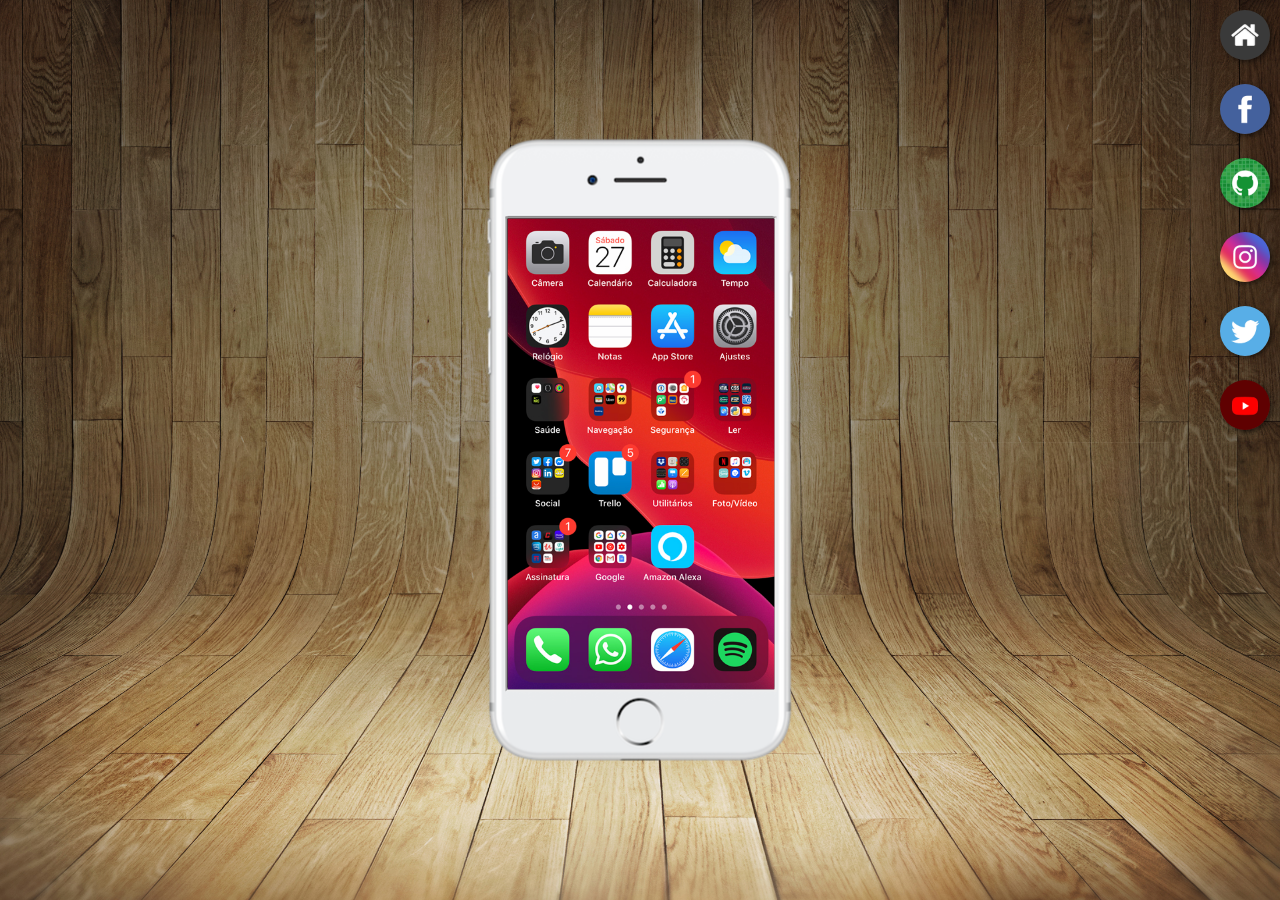
<file: index.html>
<!DOCTYPE html>
<html lang="pt-br">
<head>
    <meta charset="UTF-8">
    <meta http-equiv="X-UA-Compatible" content="IE=edge">
    <meta name="viewport" content="width=device-width, initial-scale=1.0">
    <link rel="shortcut icon" href="favicon.ico" type="image/x-icon">
    <link rel="stylesheet" href="estilos/style.css">
    <title>Projeto Redes Sociais</title>
</head>
<body>
    <main>
        <section id="telefone">
            <iframe src="home.html" name="tela" id="tela"></iframe>
        </section>
        <section id="redes-sociais">
            <a href="home.html" target="tela"><img src="imagens/logo-home.jpg" alt="Home"></a> <br>
            <a href="facebook.html" target="tela"><img src="imagens/logo-facebook.jpg" alt="Facebook"></a> <br>
            <a href="github.html" target="tela"><img src="imagens/logo-github.jpg" alt="GitHub"></a> <br>
            <a href="instagram.html" target="tela"><img src="imagens/logo-instagram.jpg" alt="Instagram"></a> <br>
            <a href="twitter.html" target="tela"><img src="imagens/logo-twitter.jpg" alt="Twitter"></a> <br>
            <a href="youtube.html" target="tela"><img src="imagens/logo-youtube.jpg" alt="Youtube"></a>
        </section>
    </main>
</body>
</html>
</file>
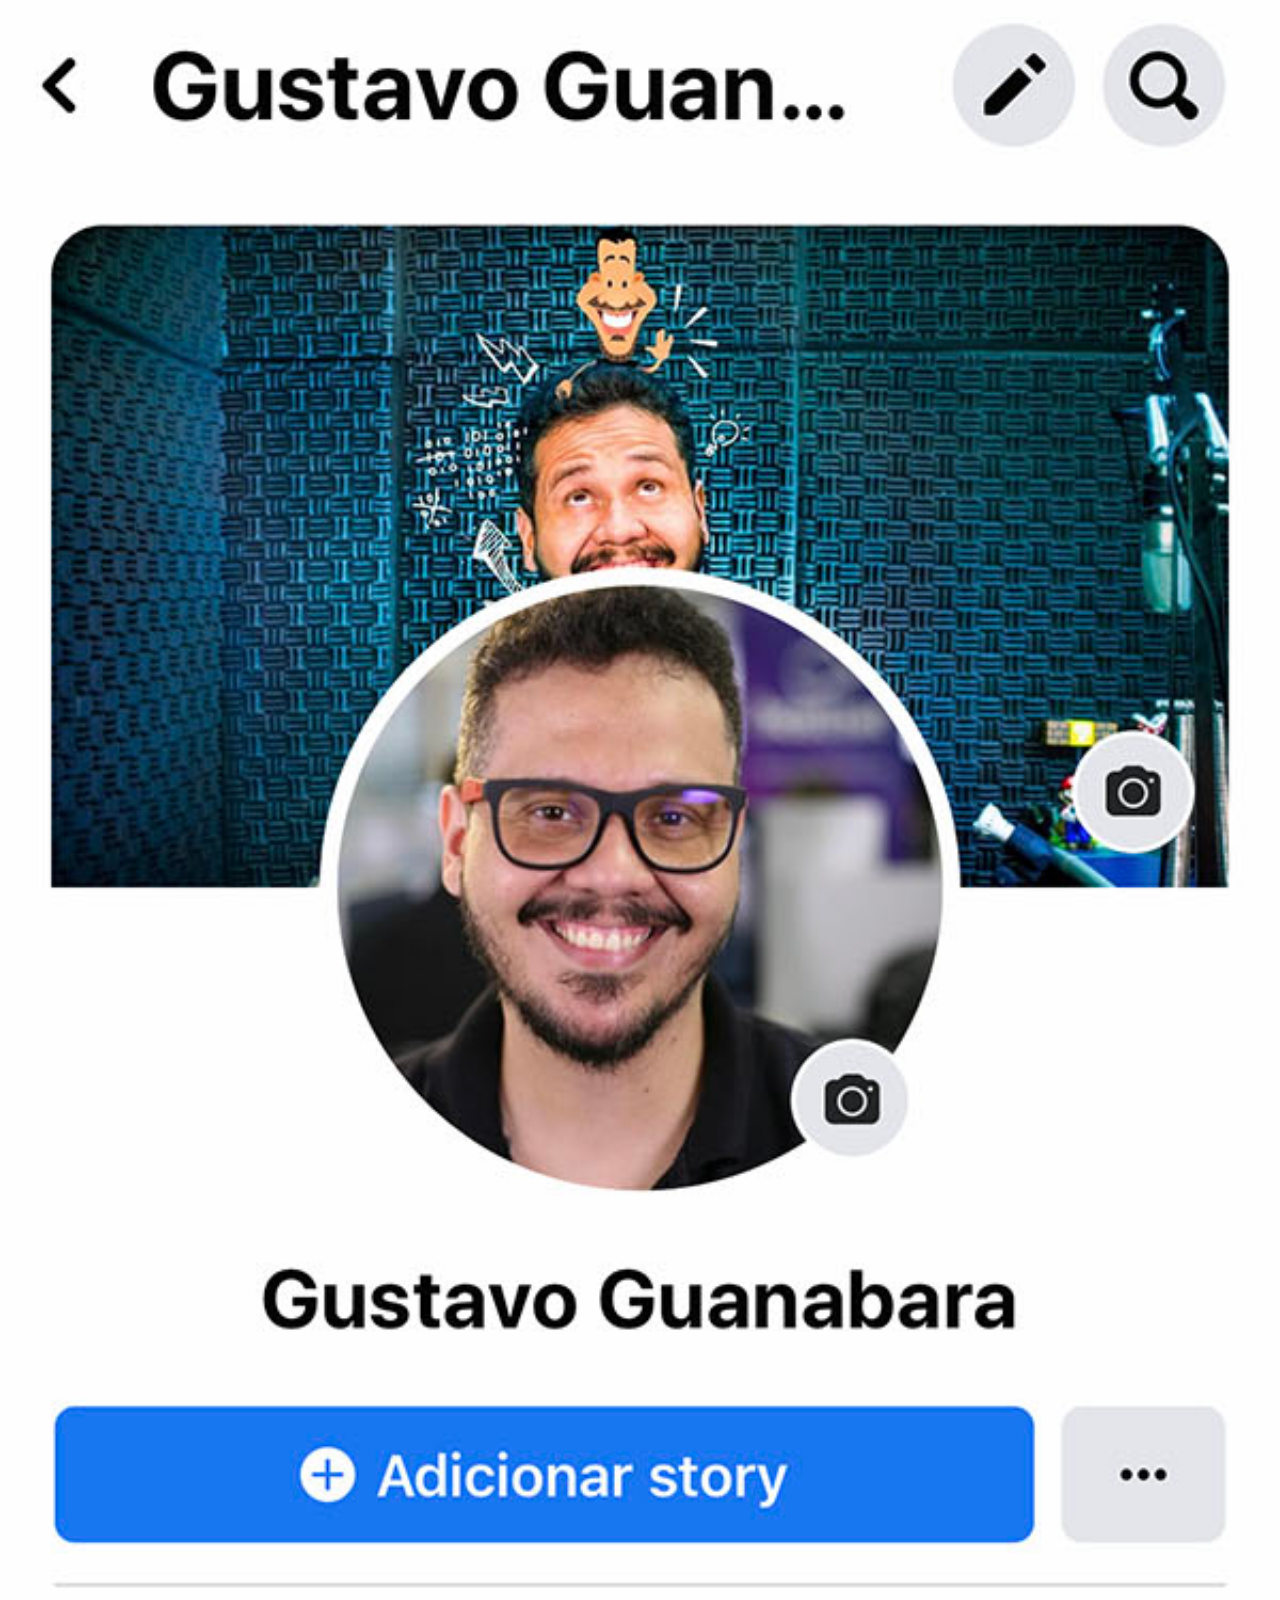
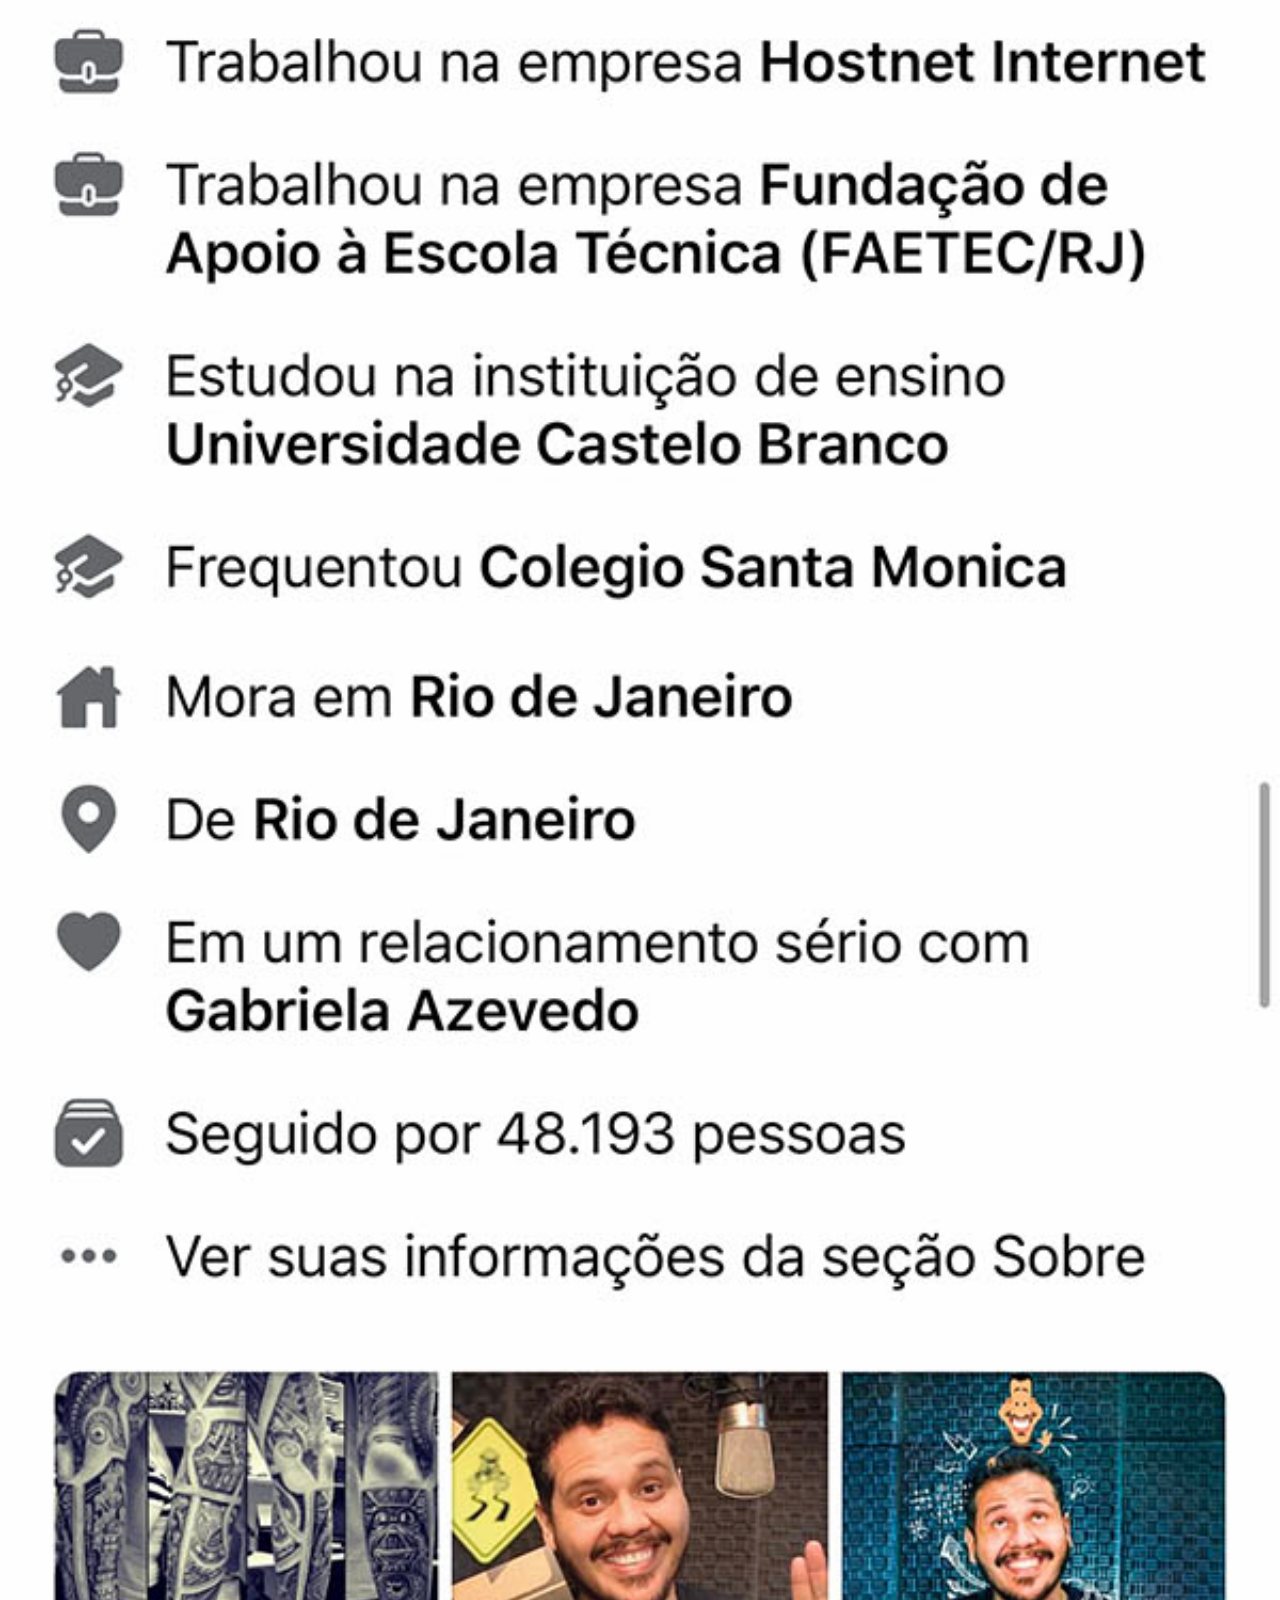
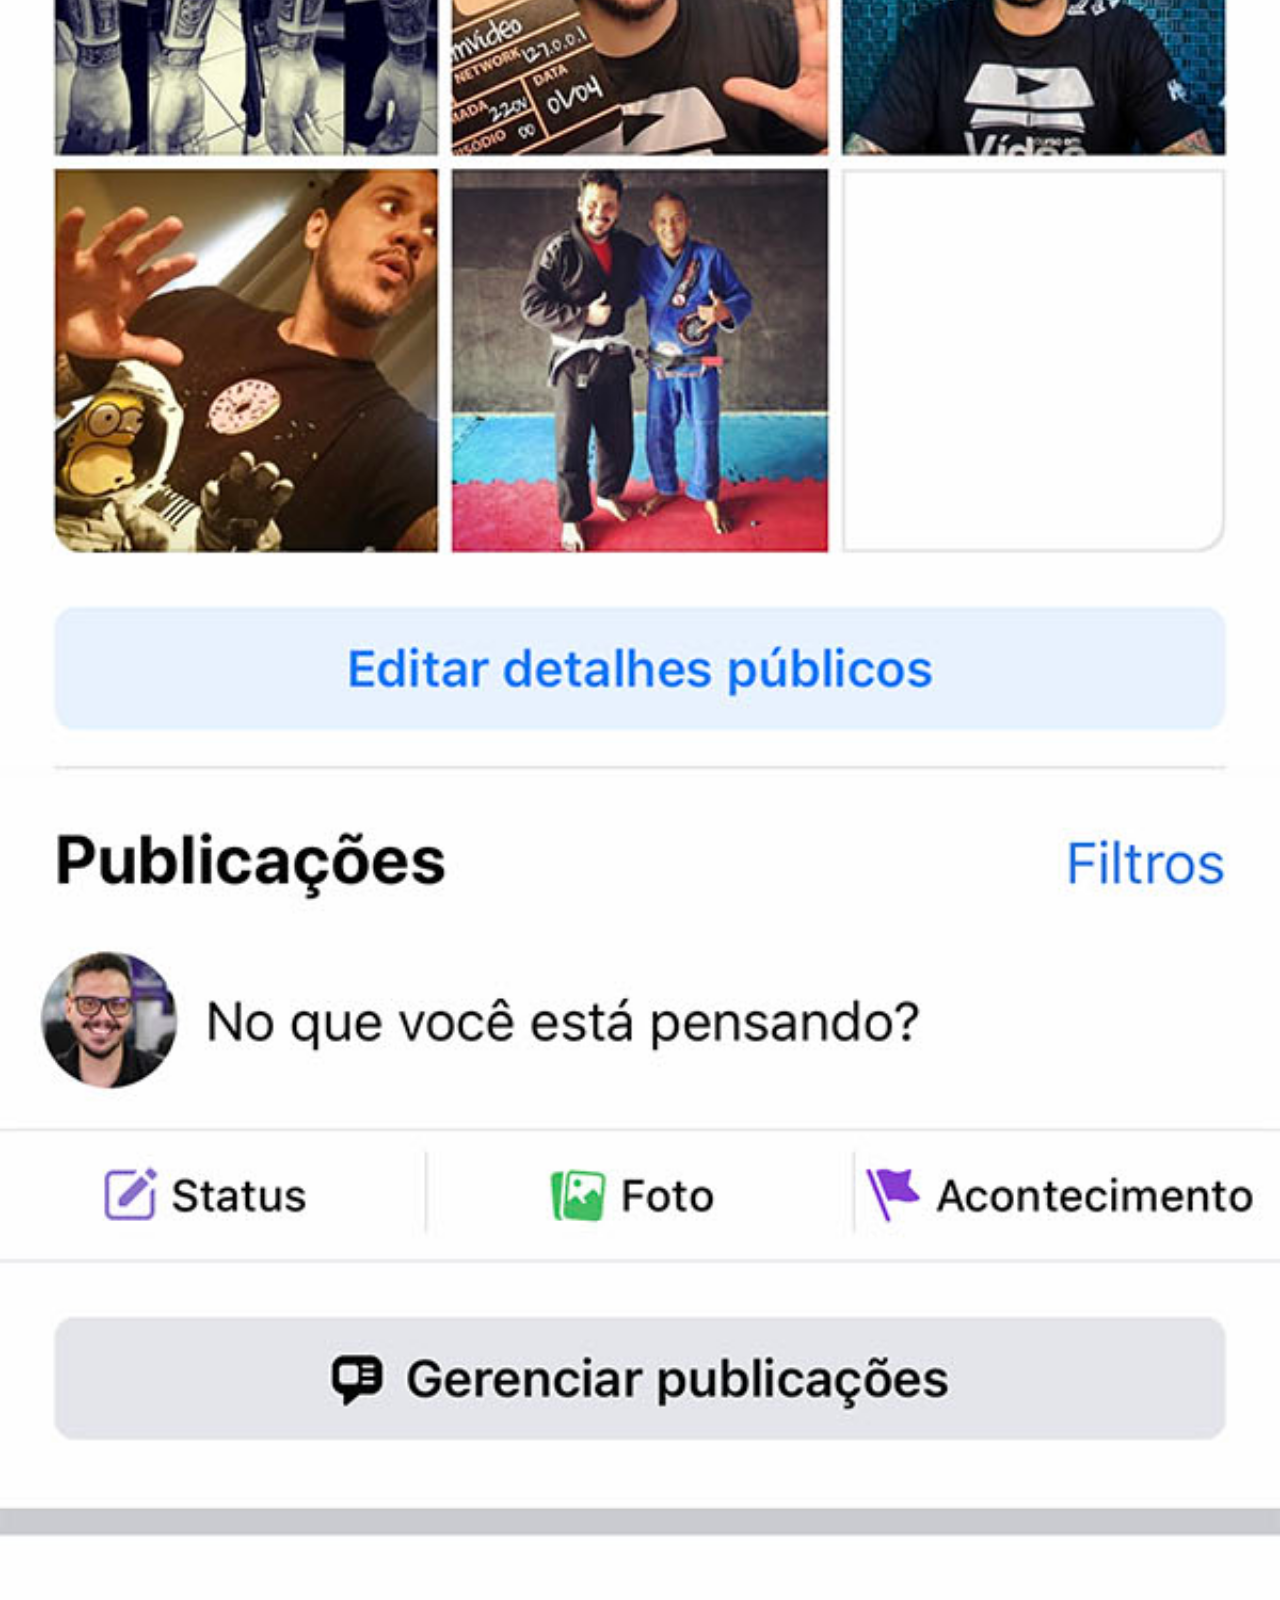
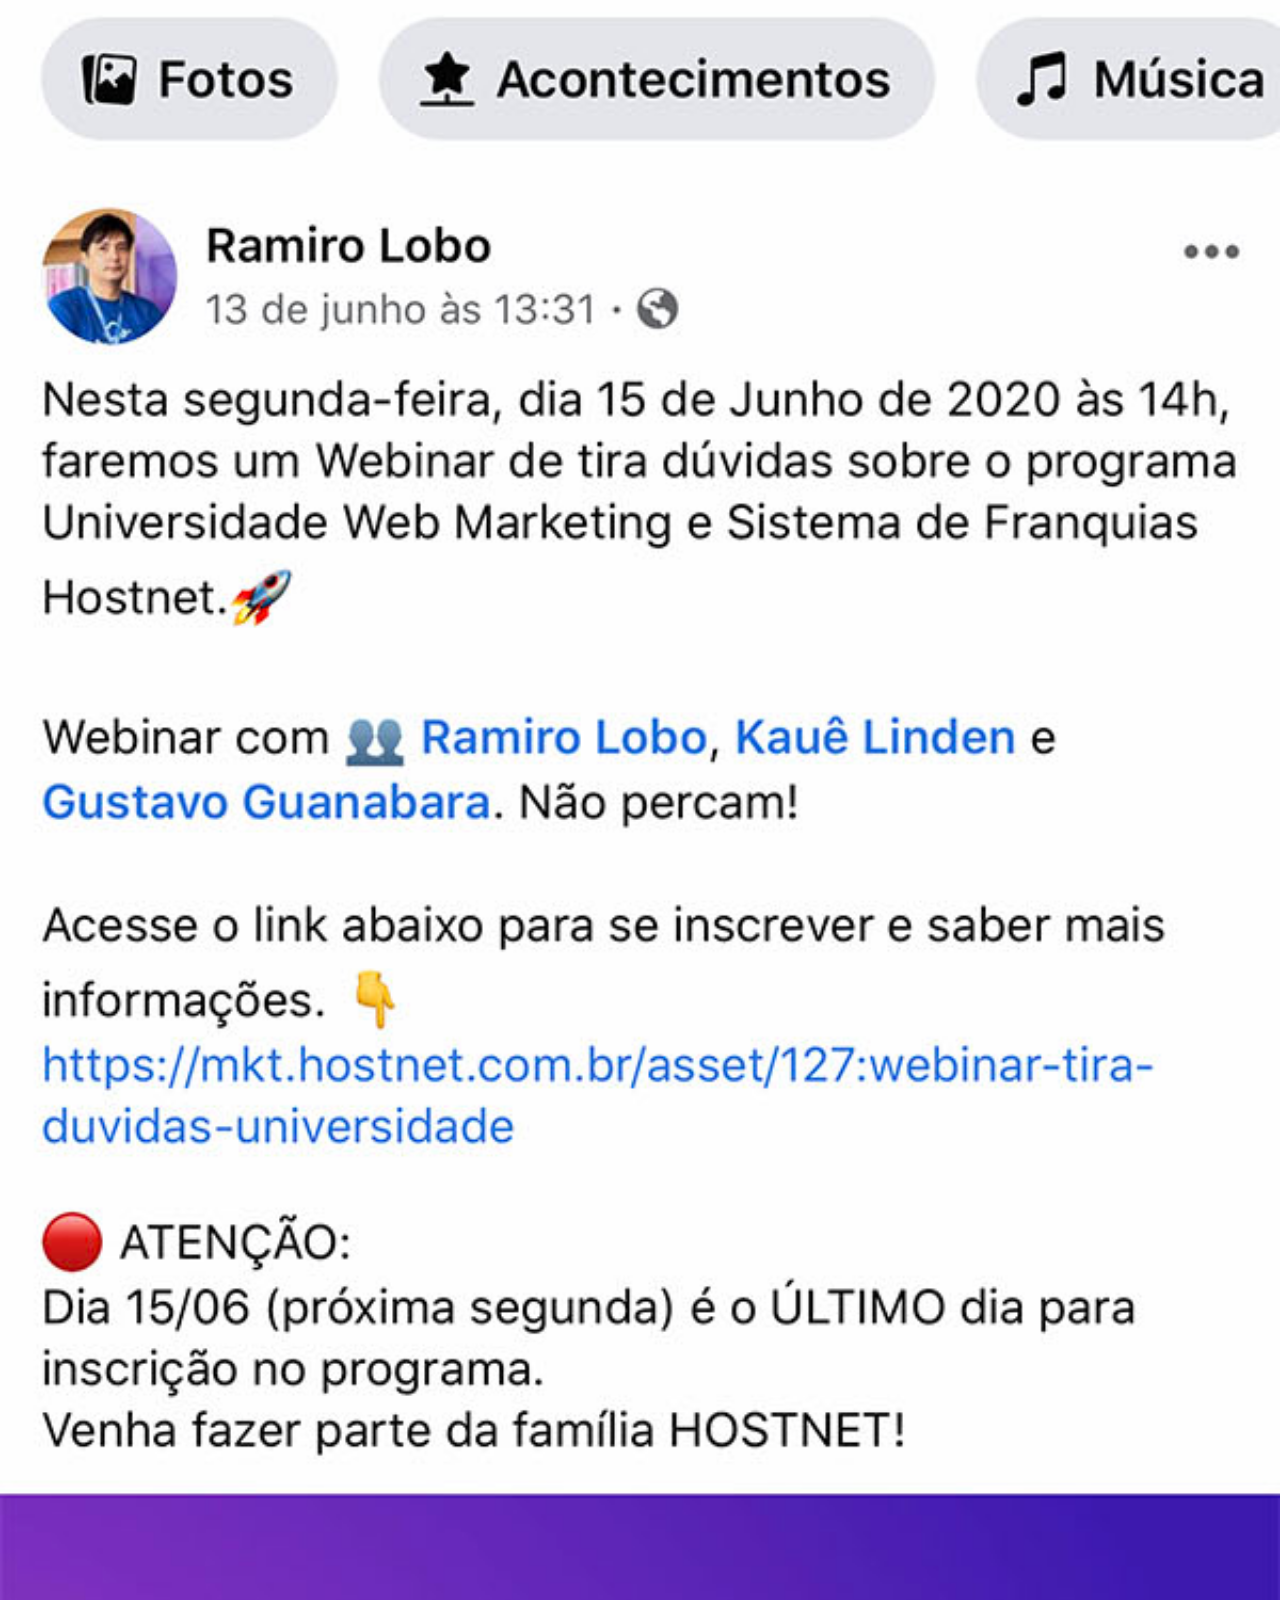
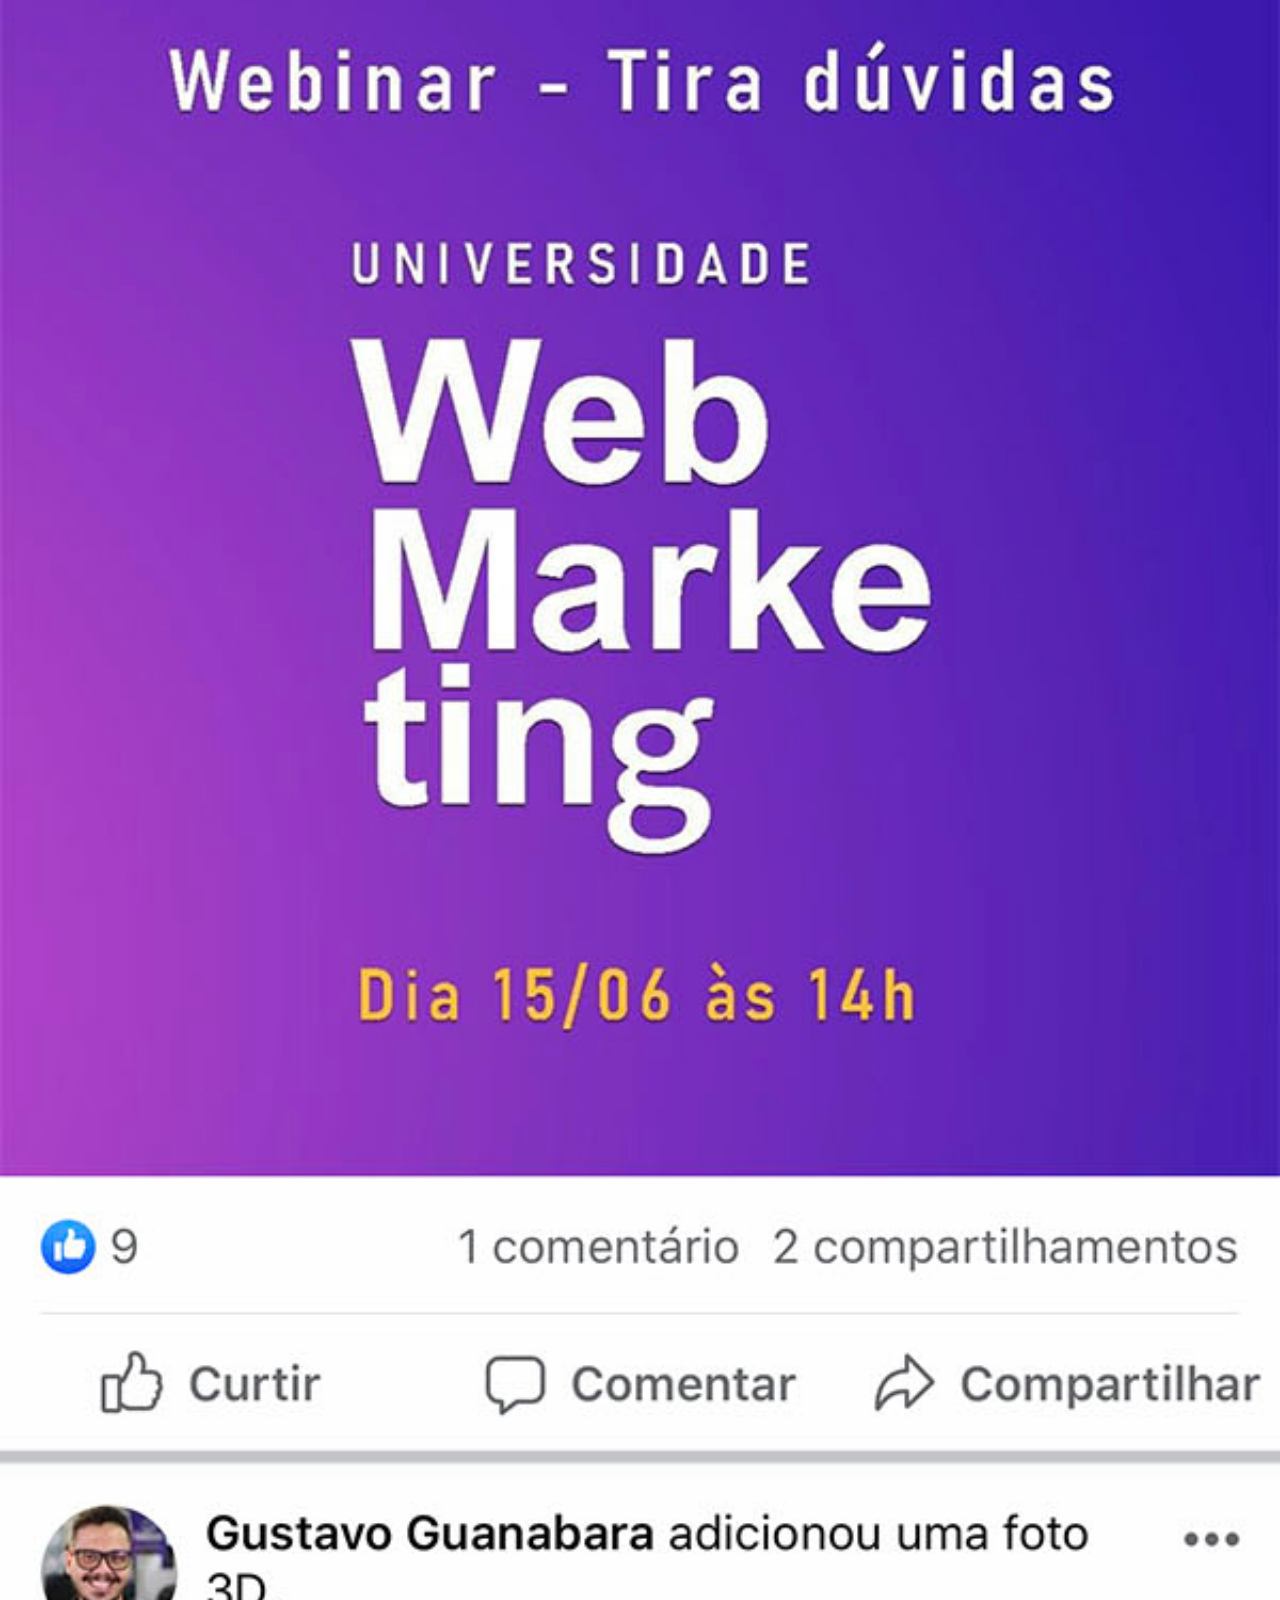
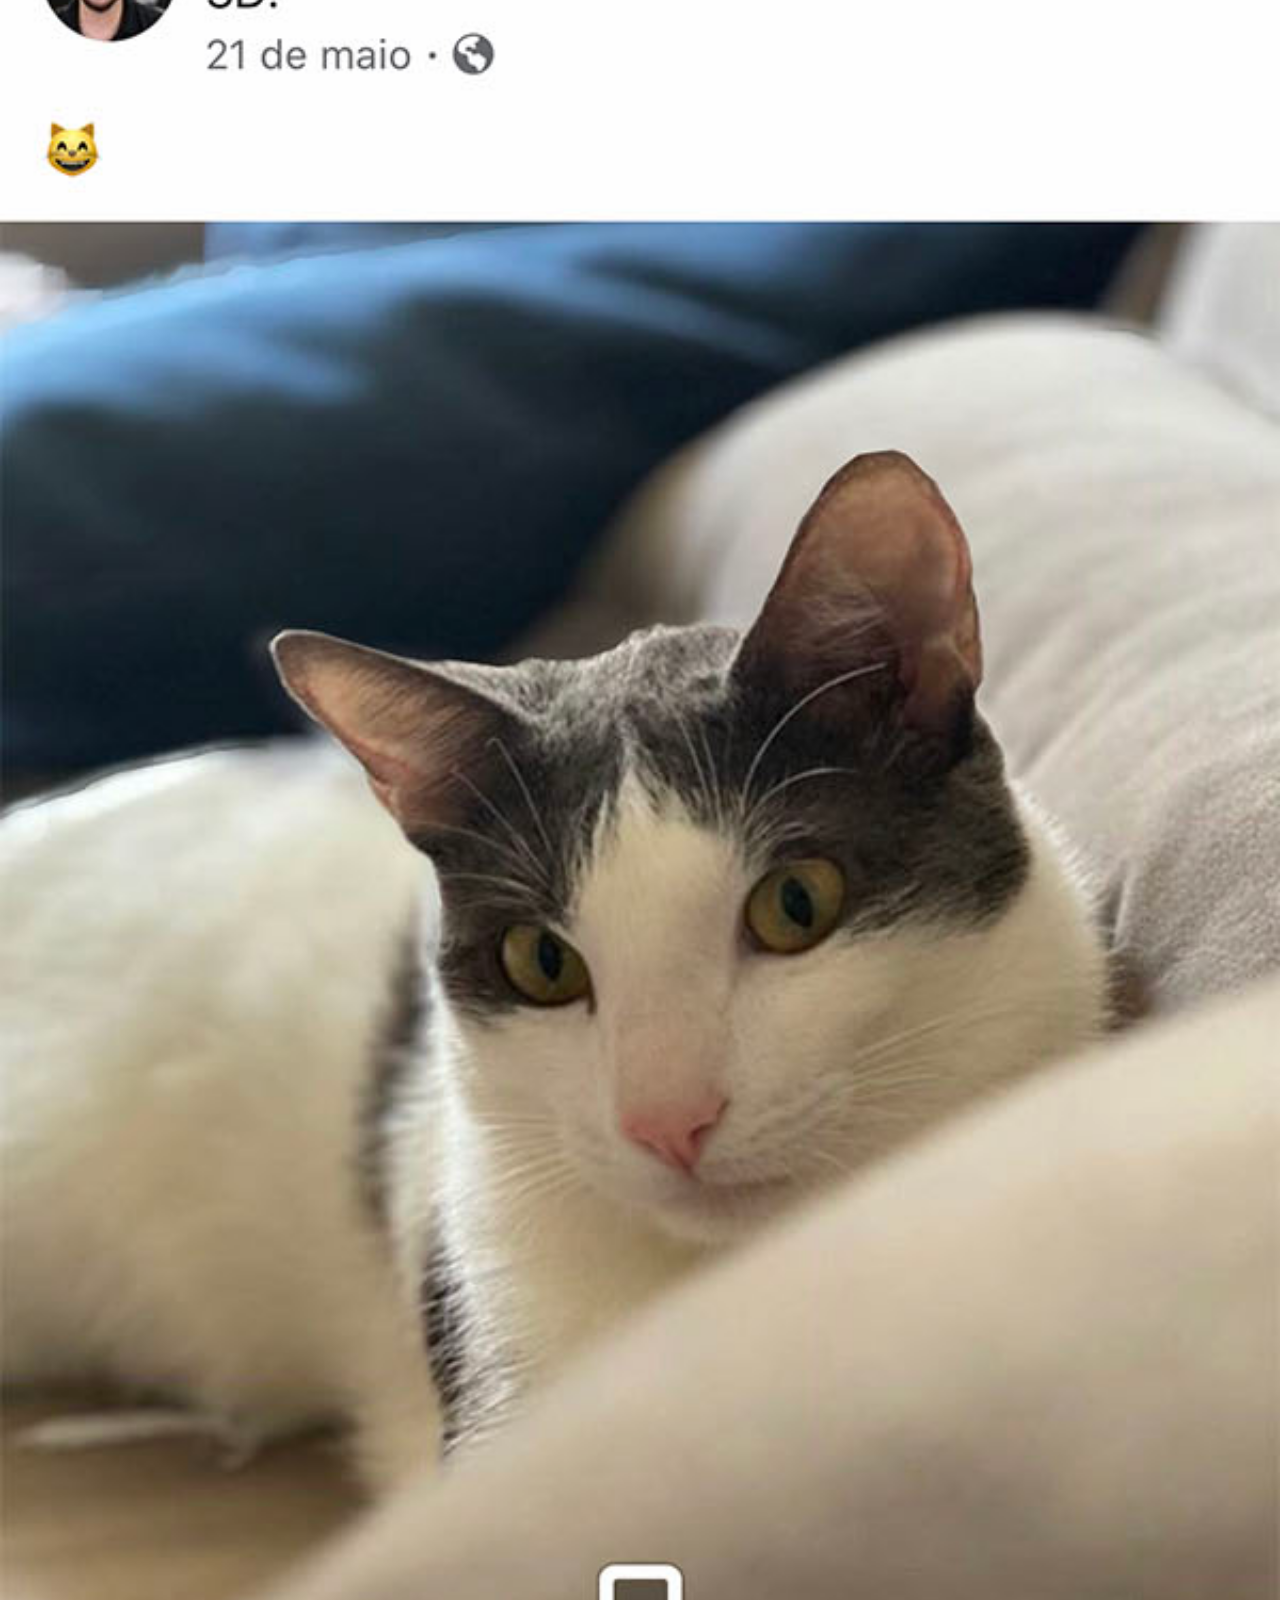
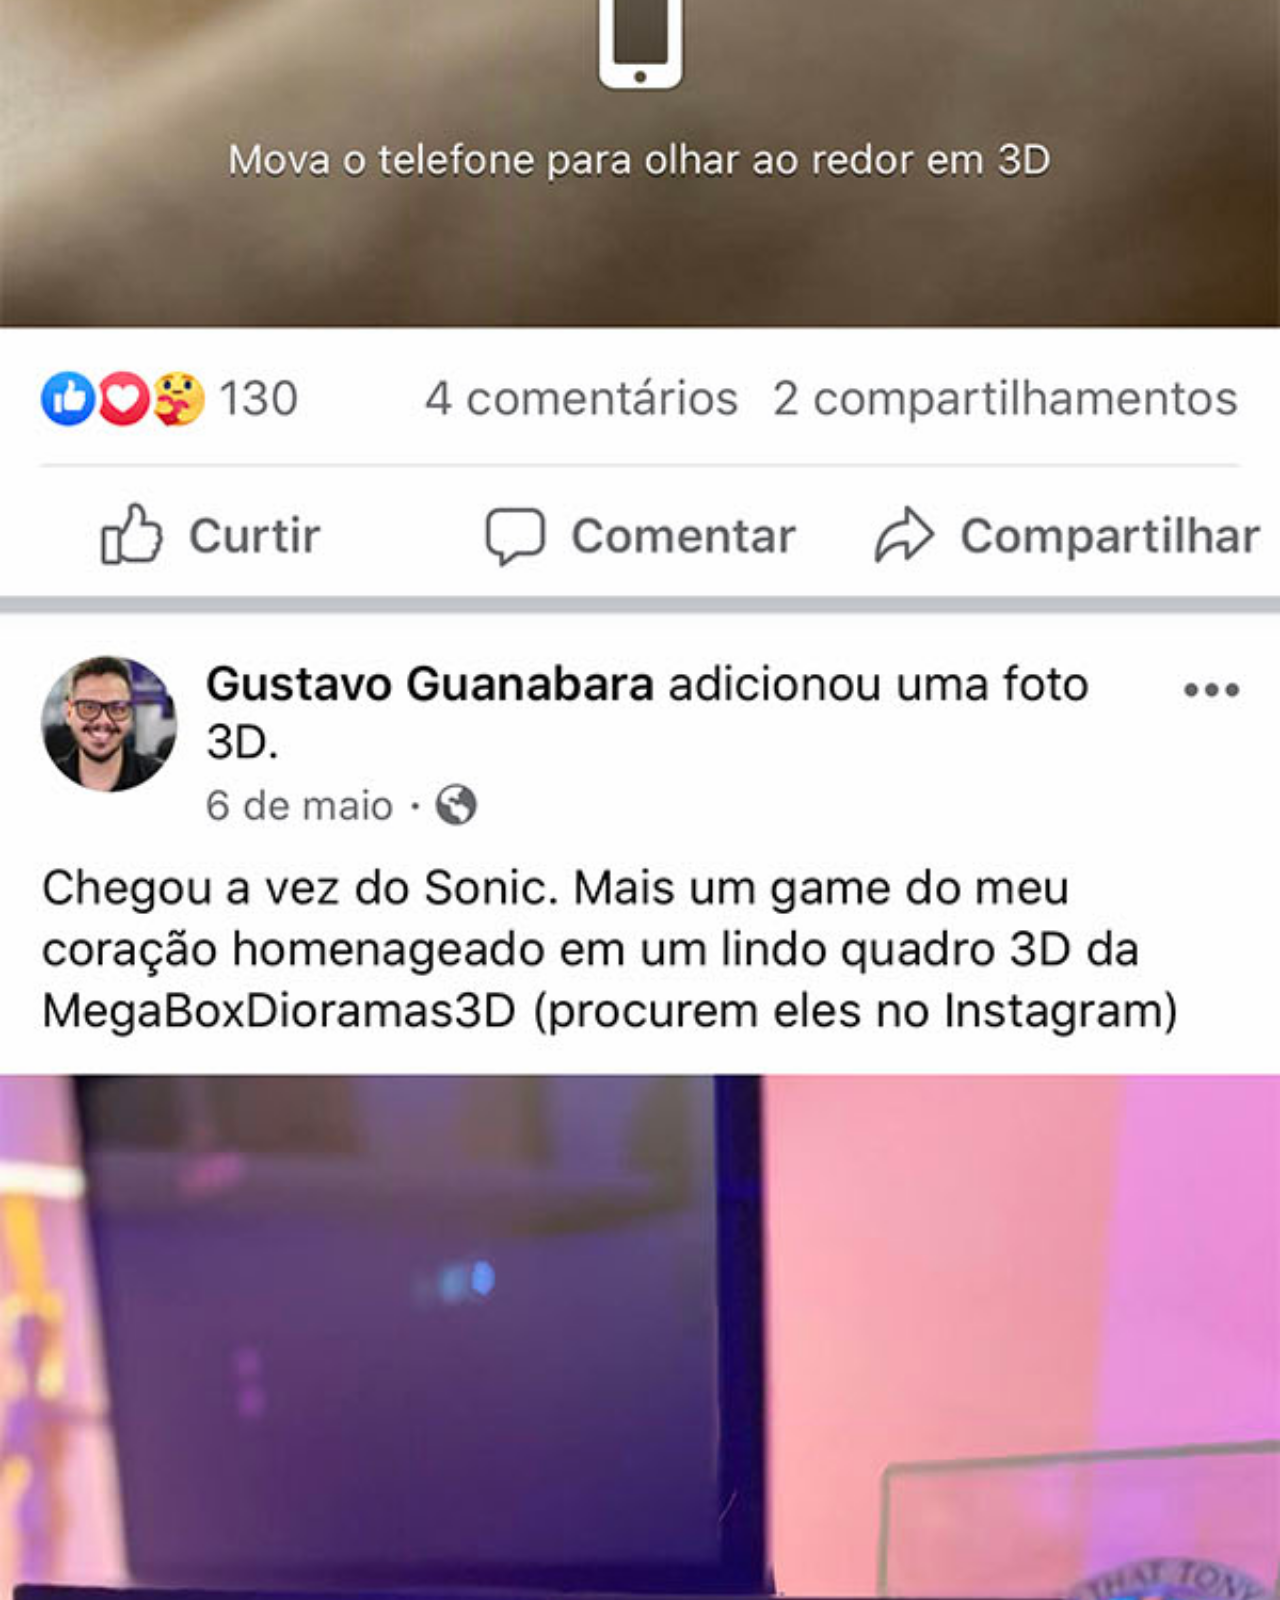
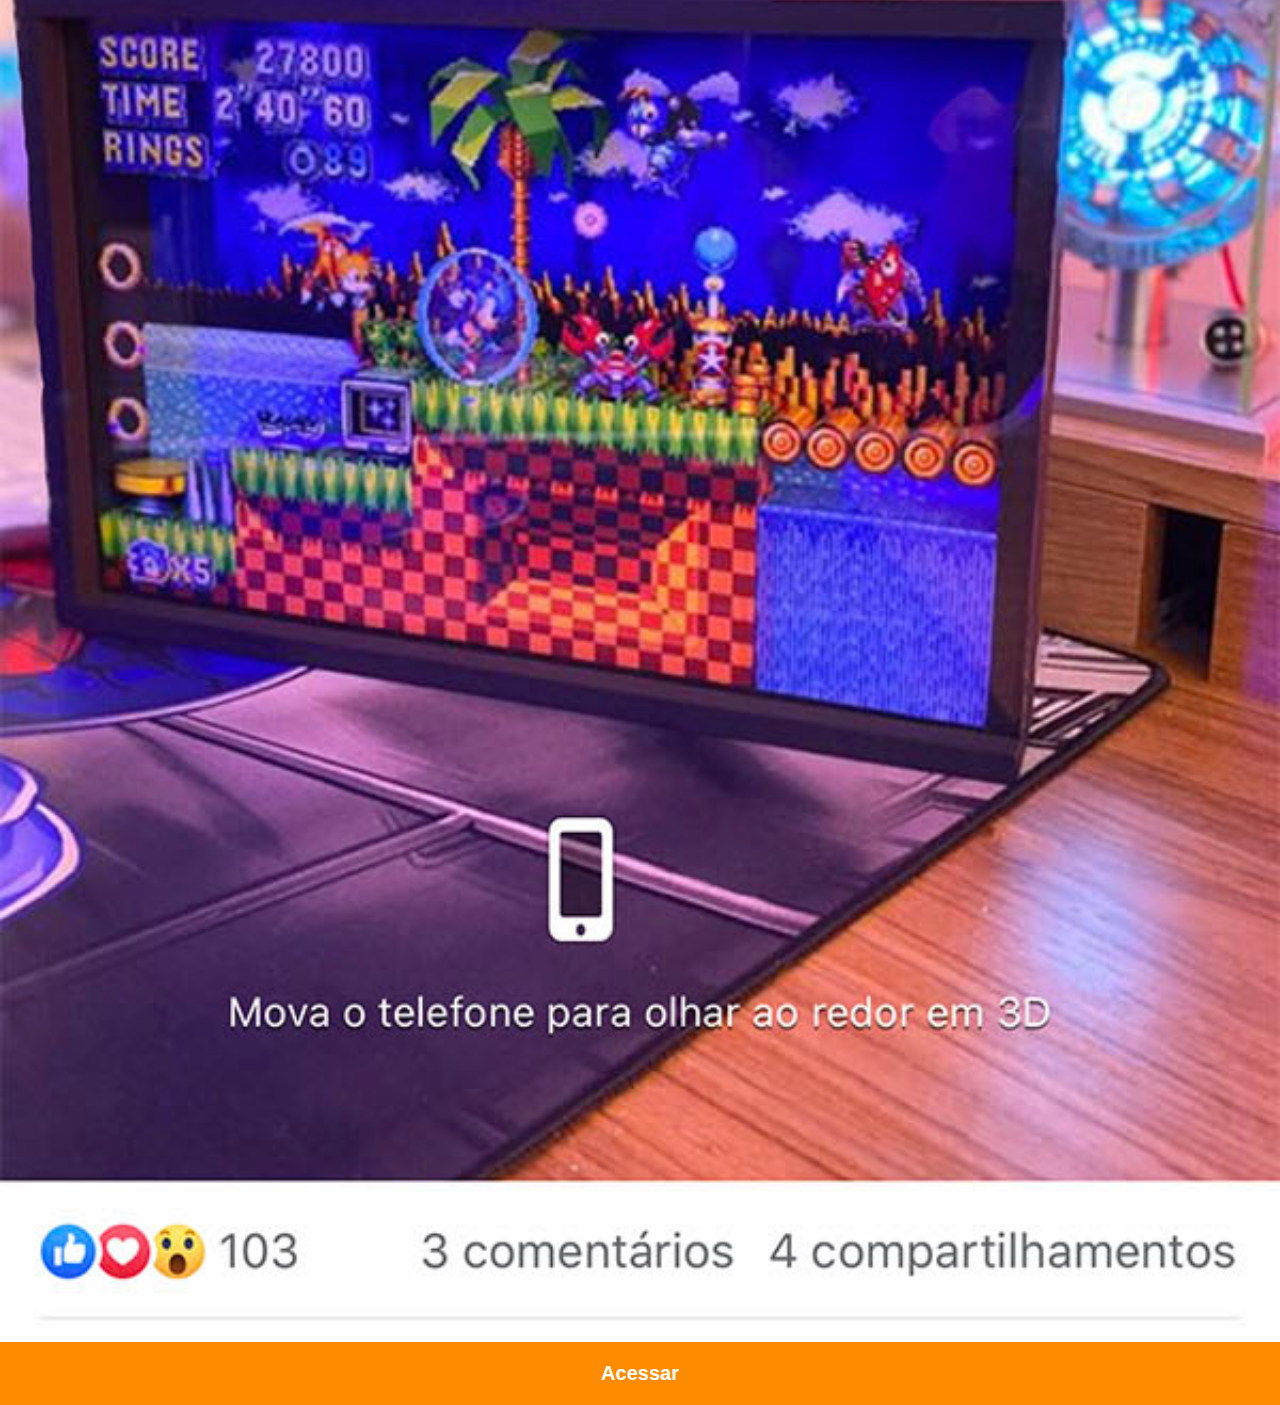
<file: facebook.html>
<!DOCTYPE html>
<html lang="pt-br">
<head>
    <meta charset="UTF-8">
    <meta http-equiv="X-UA-Compatible" content="IE=edge">
    <meta name="viewport" content="width=device-width, initial-scale=1.0">
    <link rel="stylesheet" href="estilos/social.css">
    <title>Facebook</title>
</head>
<body>
    <img src="imagens/tela-facebook.jpg" alt="Facebook">
    <a href="https://www.facebook.com/gustavoguanabara/?locale=pt_BR" target="_blank">Acessar</a>
</body>
</html>
</file>
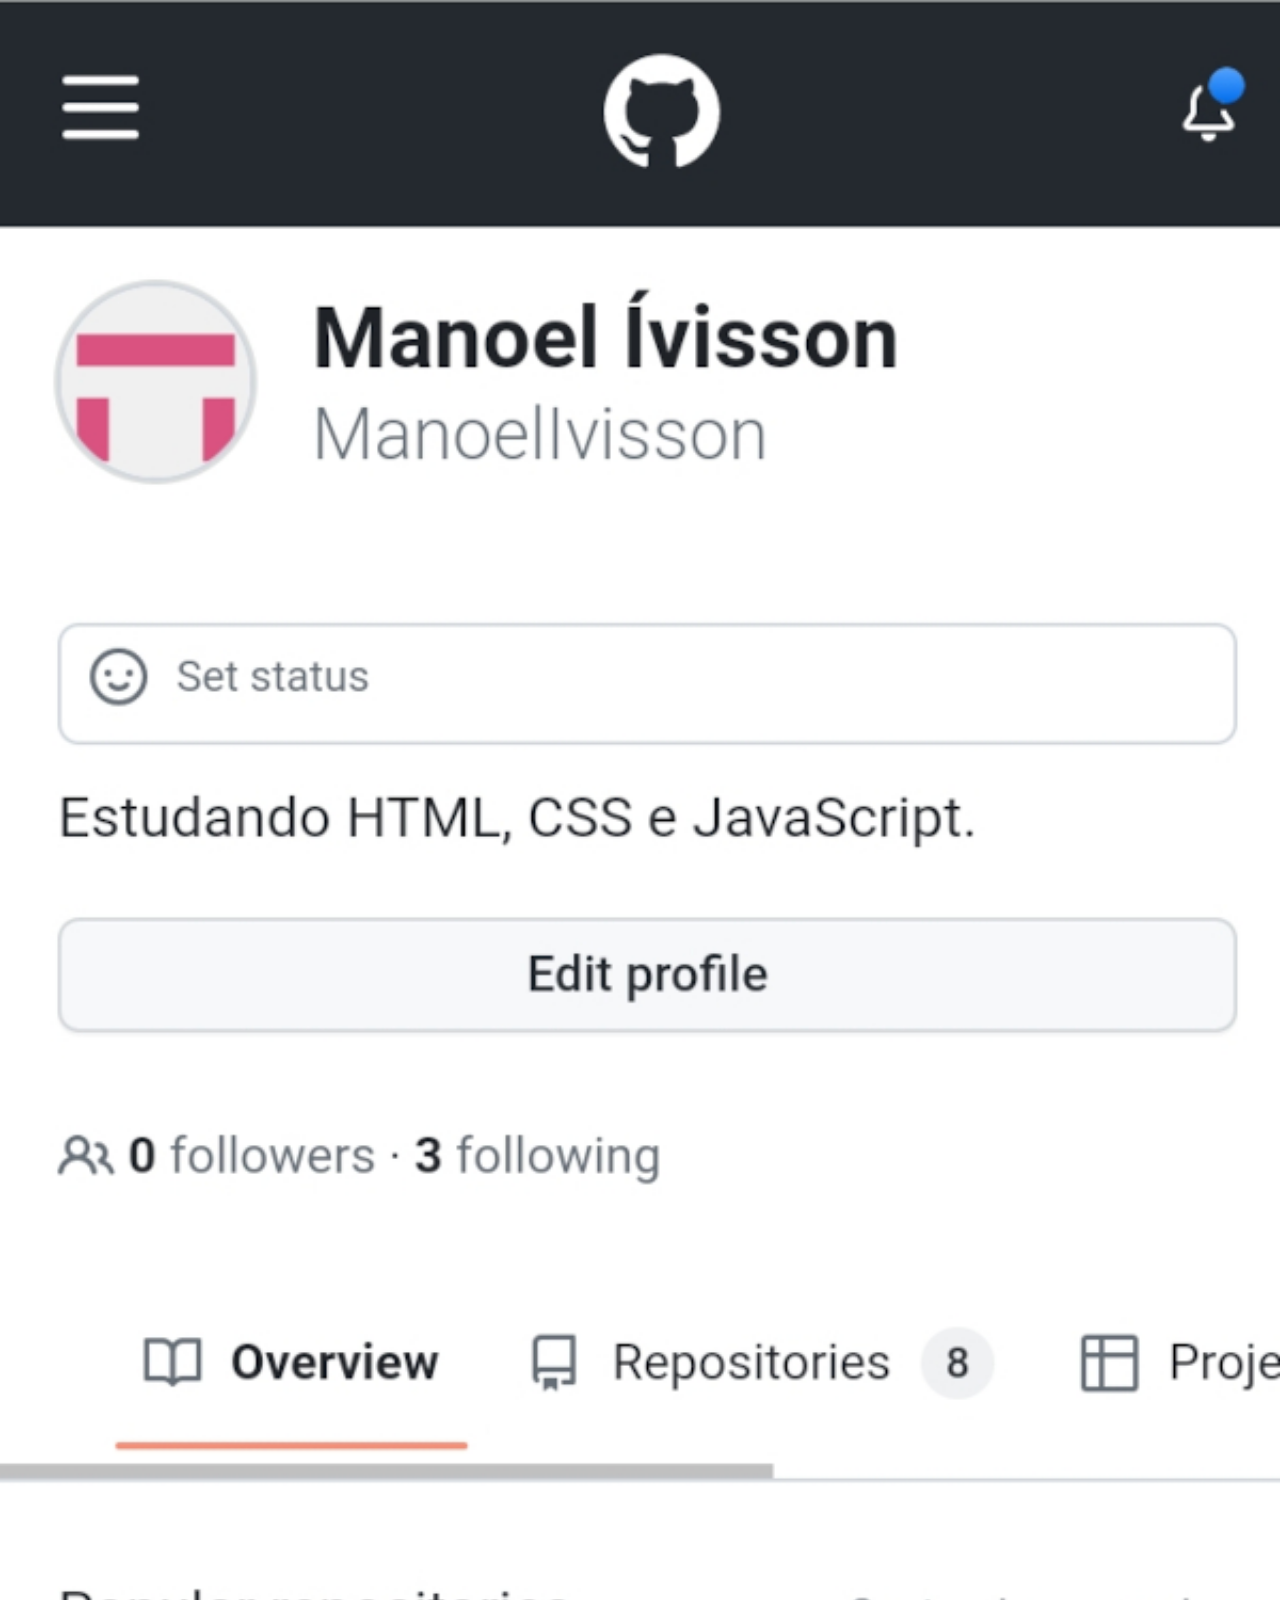
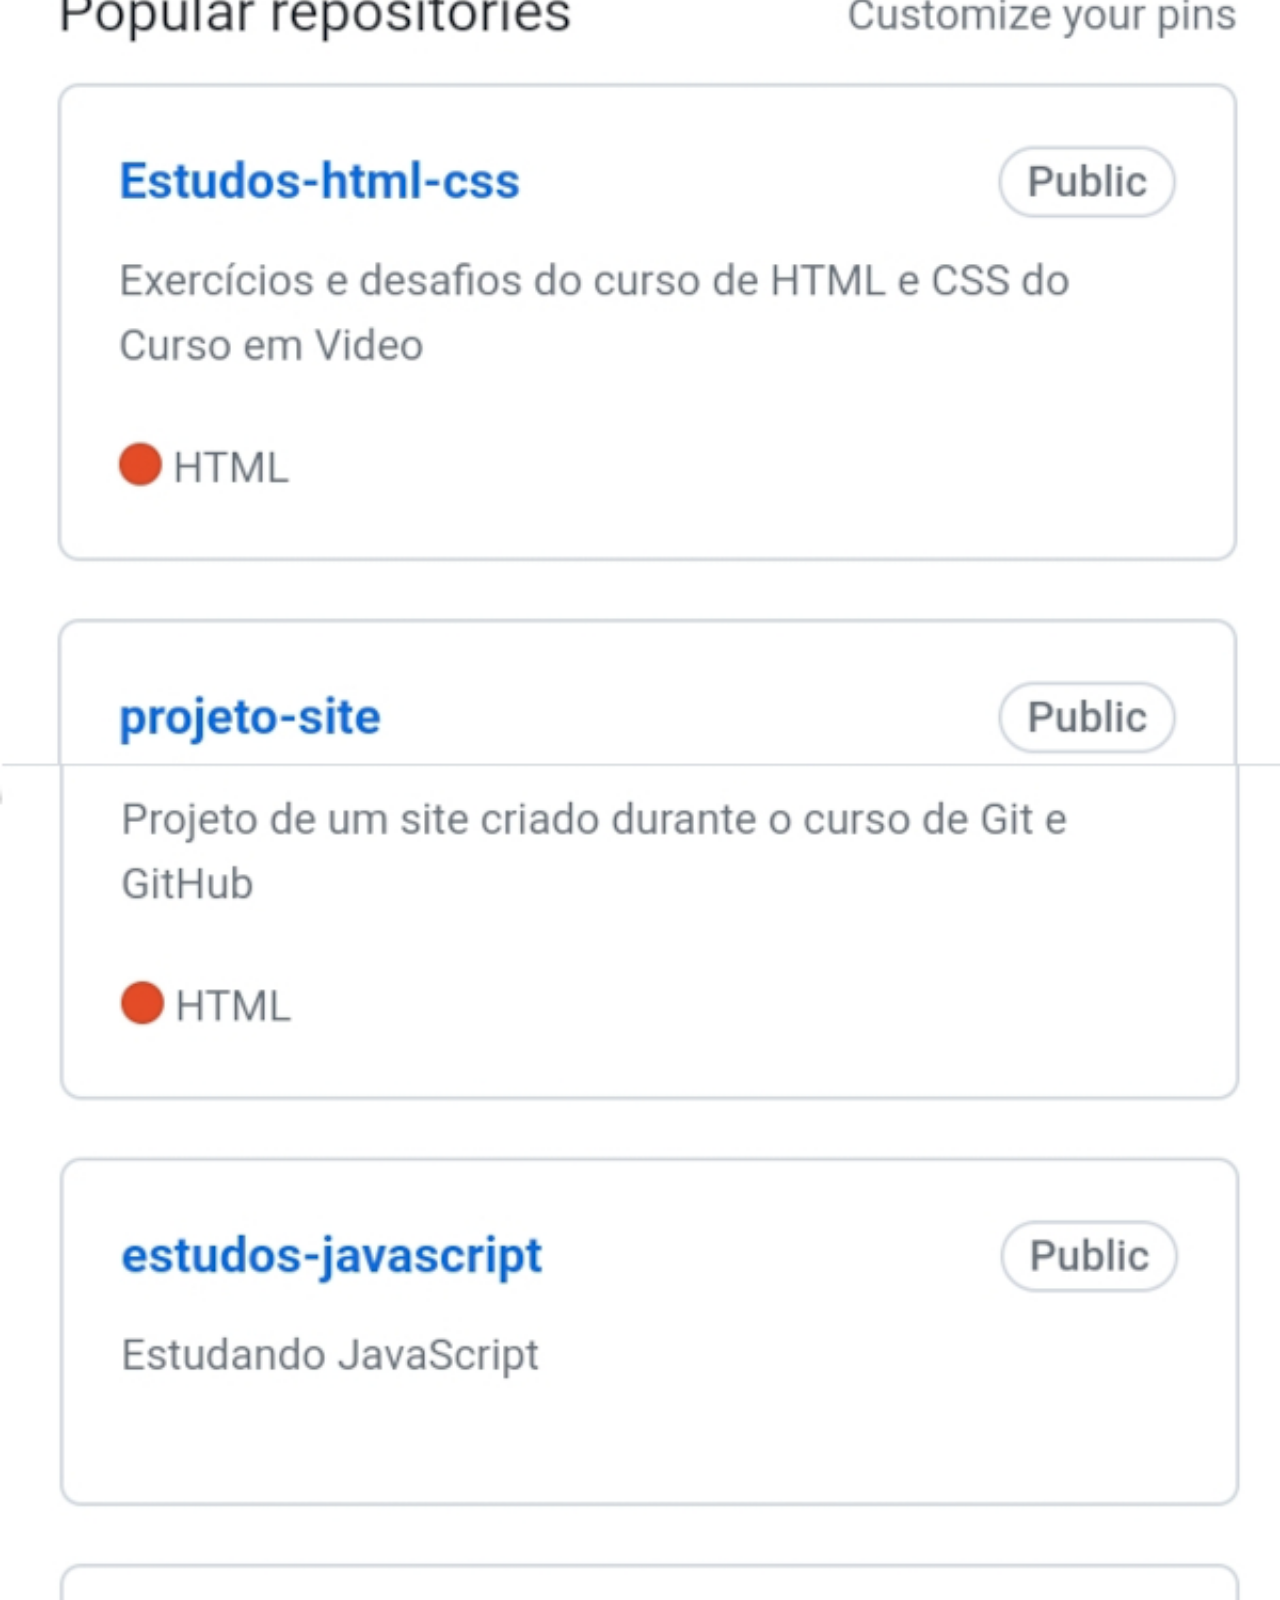
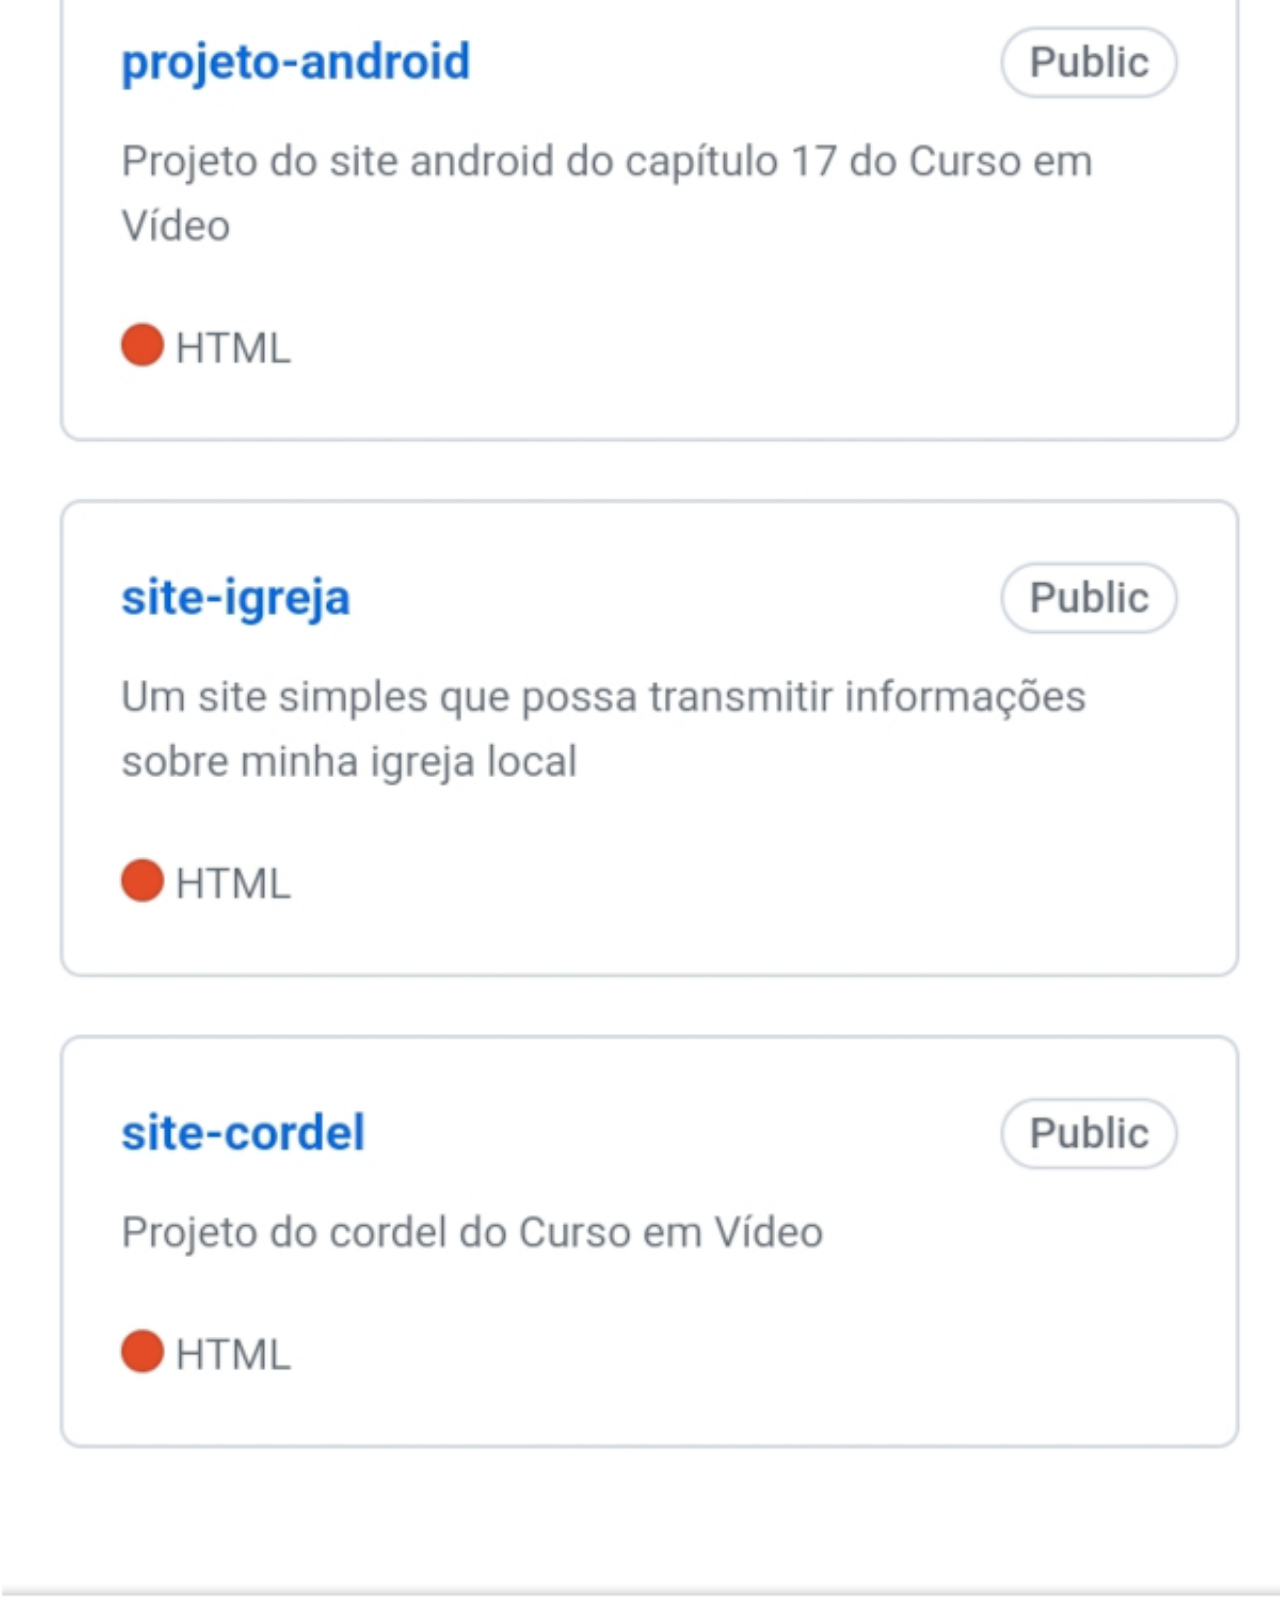
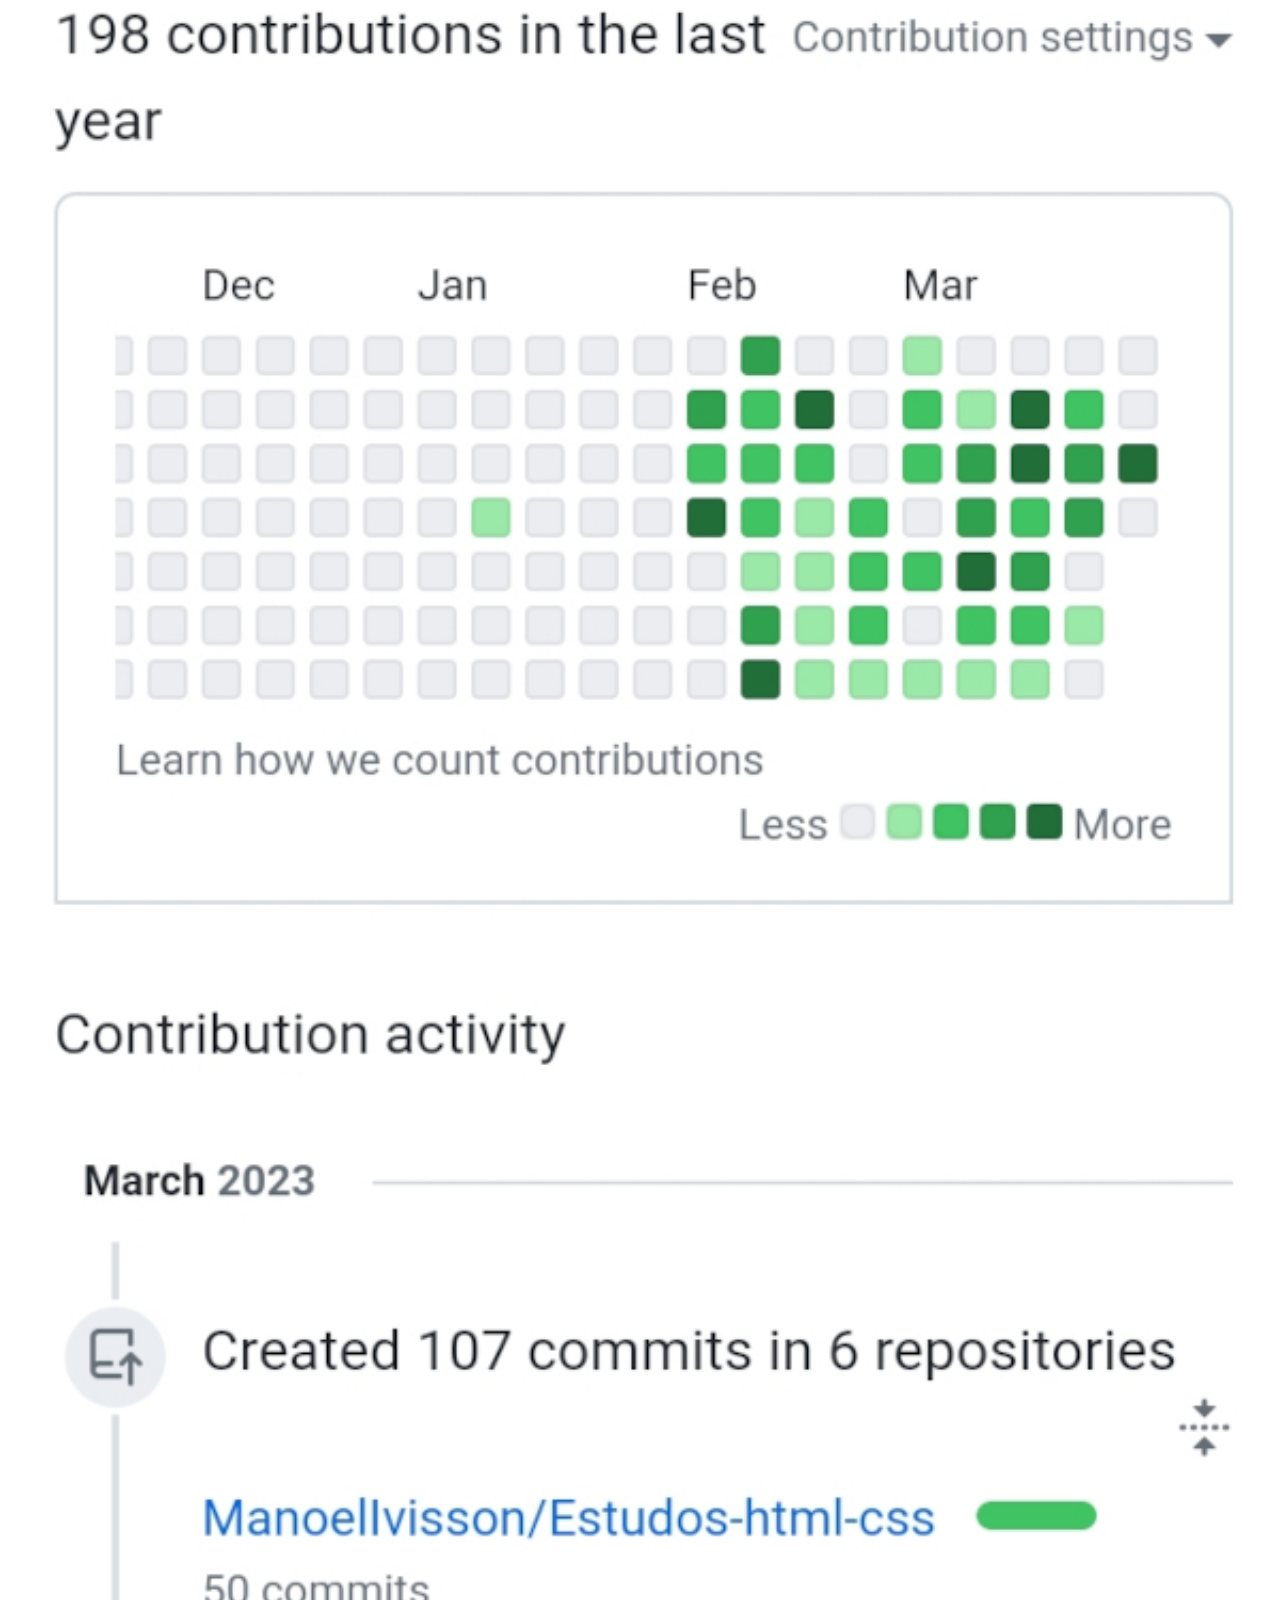
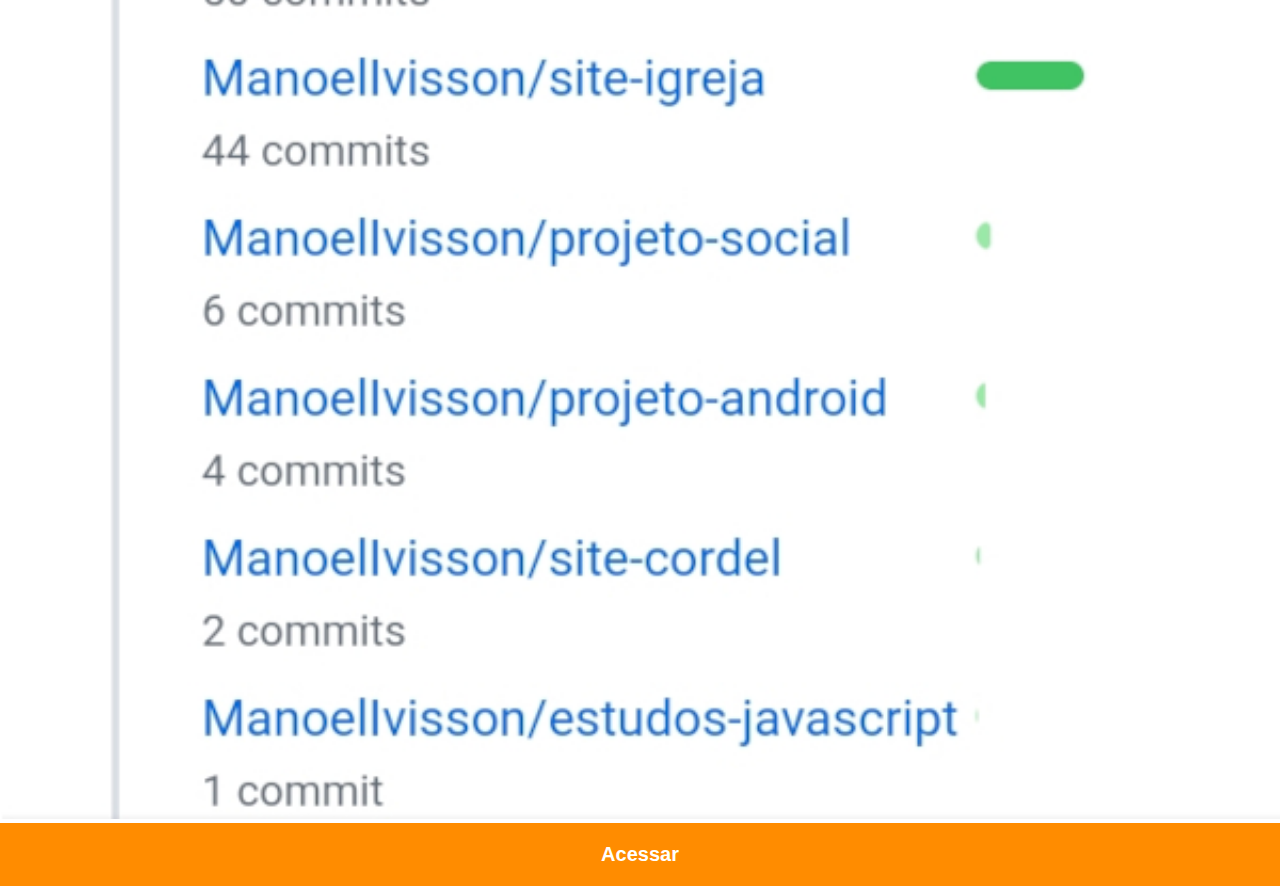
<file: github.html>
<!DOCTYPE html>
<html lang="pt-br">
<head>
    <meta charset="UTF-8">
    <meta http-equiv="X-UA-Compatible" content="IE=edge">
    <meta name="viewport" content="width=device-width, initial-scale=1.0">
    <link rel="stylesheet" href="estilos/social.css">
    <title>GitHub</title>
</head>
<body>
    <img src="imagens/meugithub.jpg" alt="Github">
    <a href="https://github.com/ManoelIvisson?tab=repositories" target="_blank" rel="external">Acessar</a>
</body>
</html>
</file>
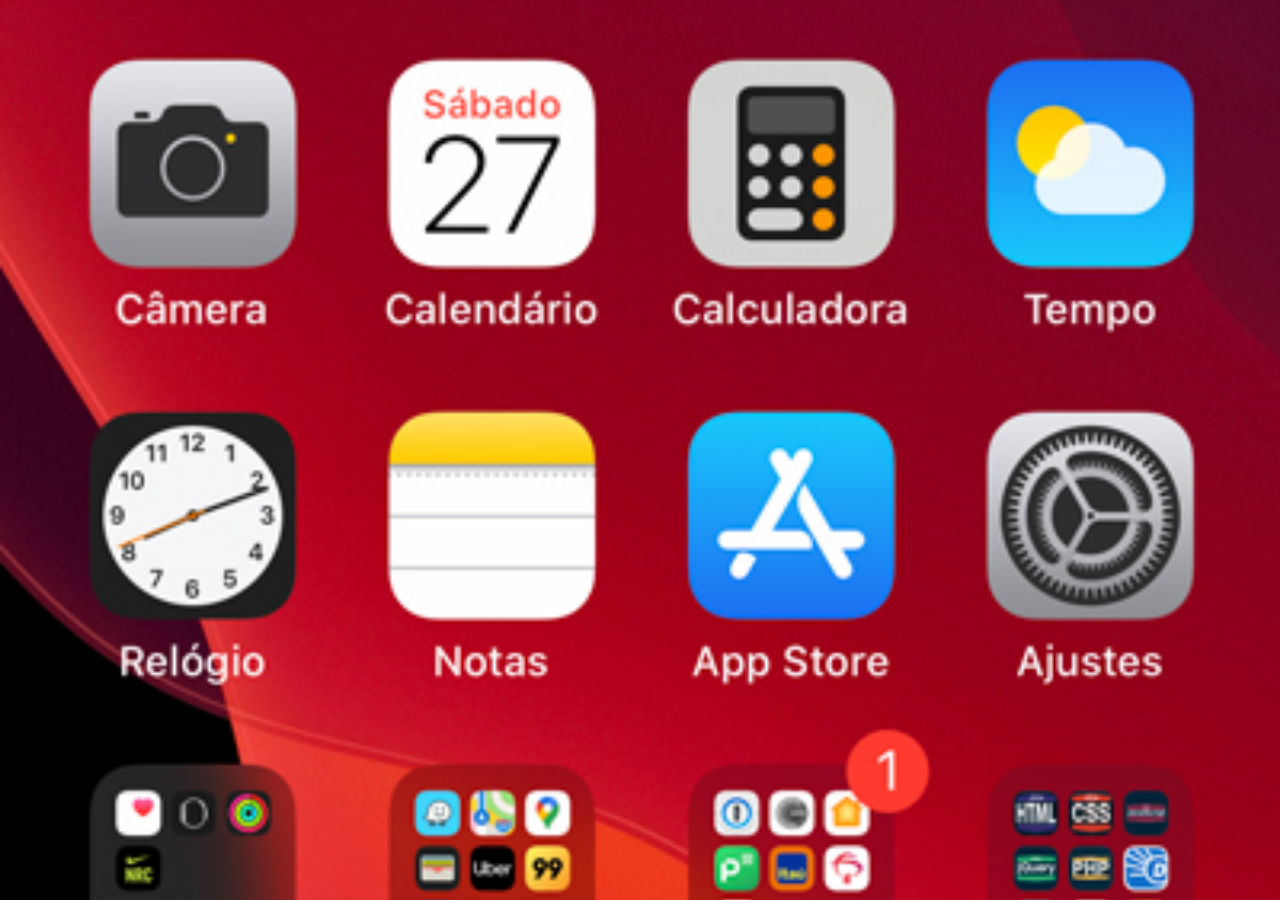
<file: home.html>
<!DOCTYPE html>
<html lang="pt-br">
<head>
    <meta charset="UTF-8">
    <meta http-equiv="X-UA-Compatible" content="IE=edge">
    <meta name="viewport" content="width=device-width, initial-scale=1.0">
    <title>Home</title>
    <style>
        * {
            margin: 0px;
            padding: 0px;
        }

        body {
            width: 100vw;
            height: 100vh;
            background: black url('imagens/tela-home.jpg') no-repeat top center;
            background-size: cover;
        }
    </style>
</head>
<body>
    
</body>
</html>
</file>
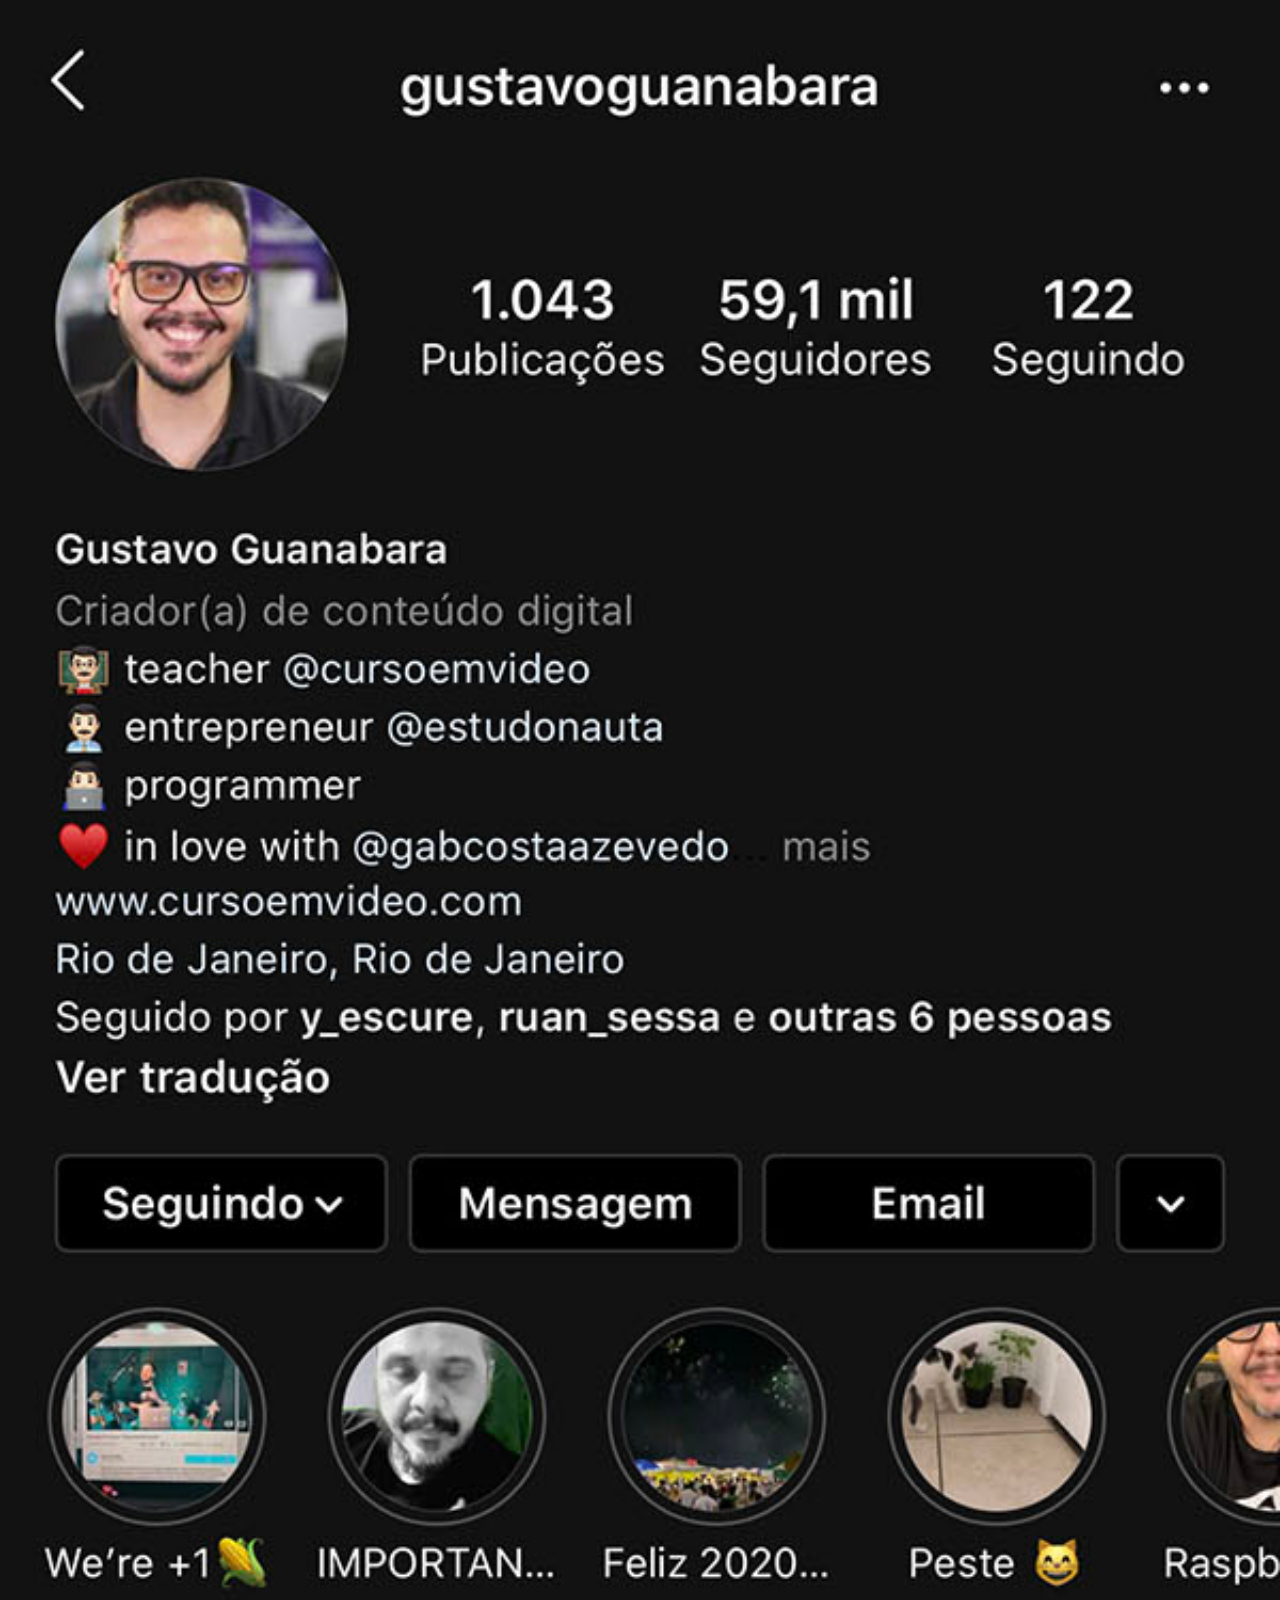
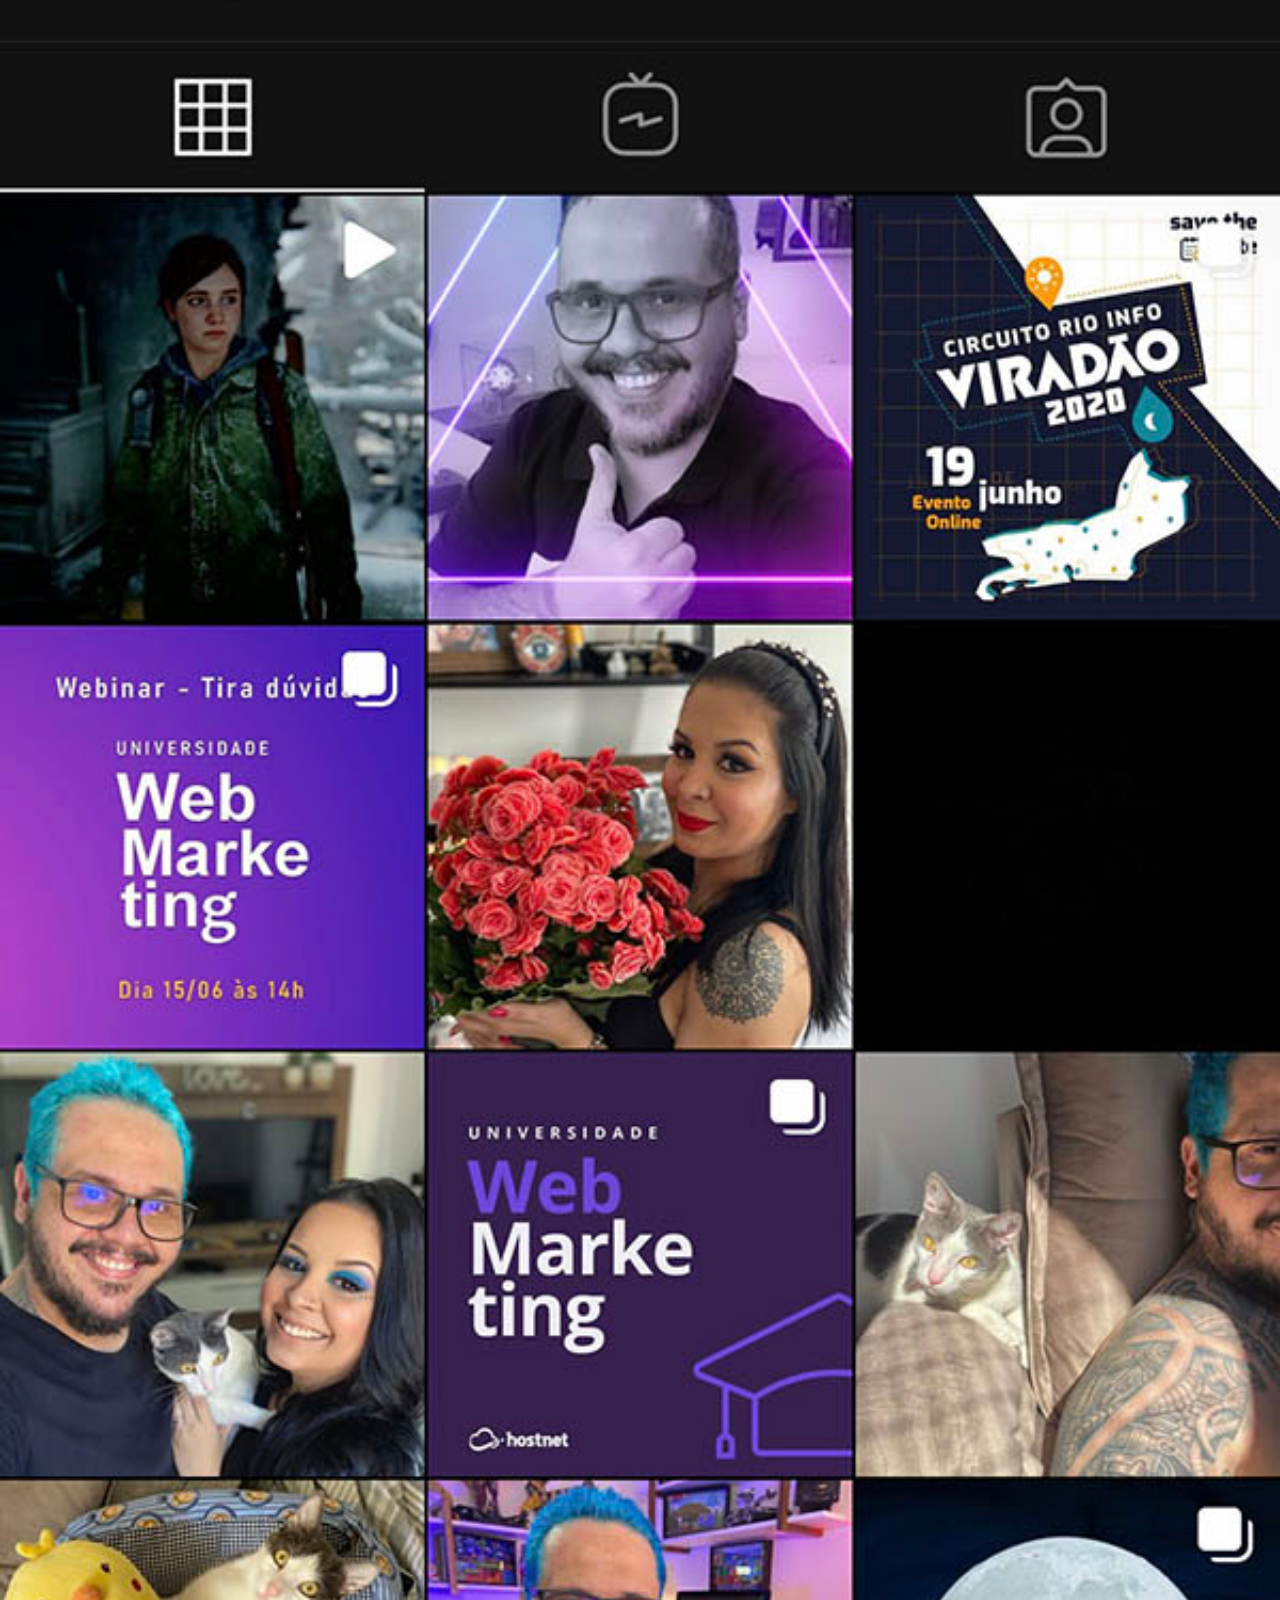
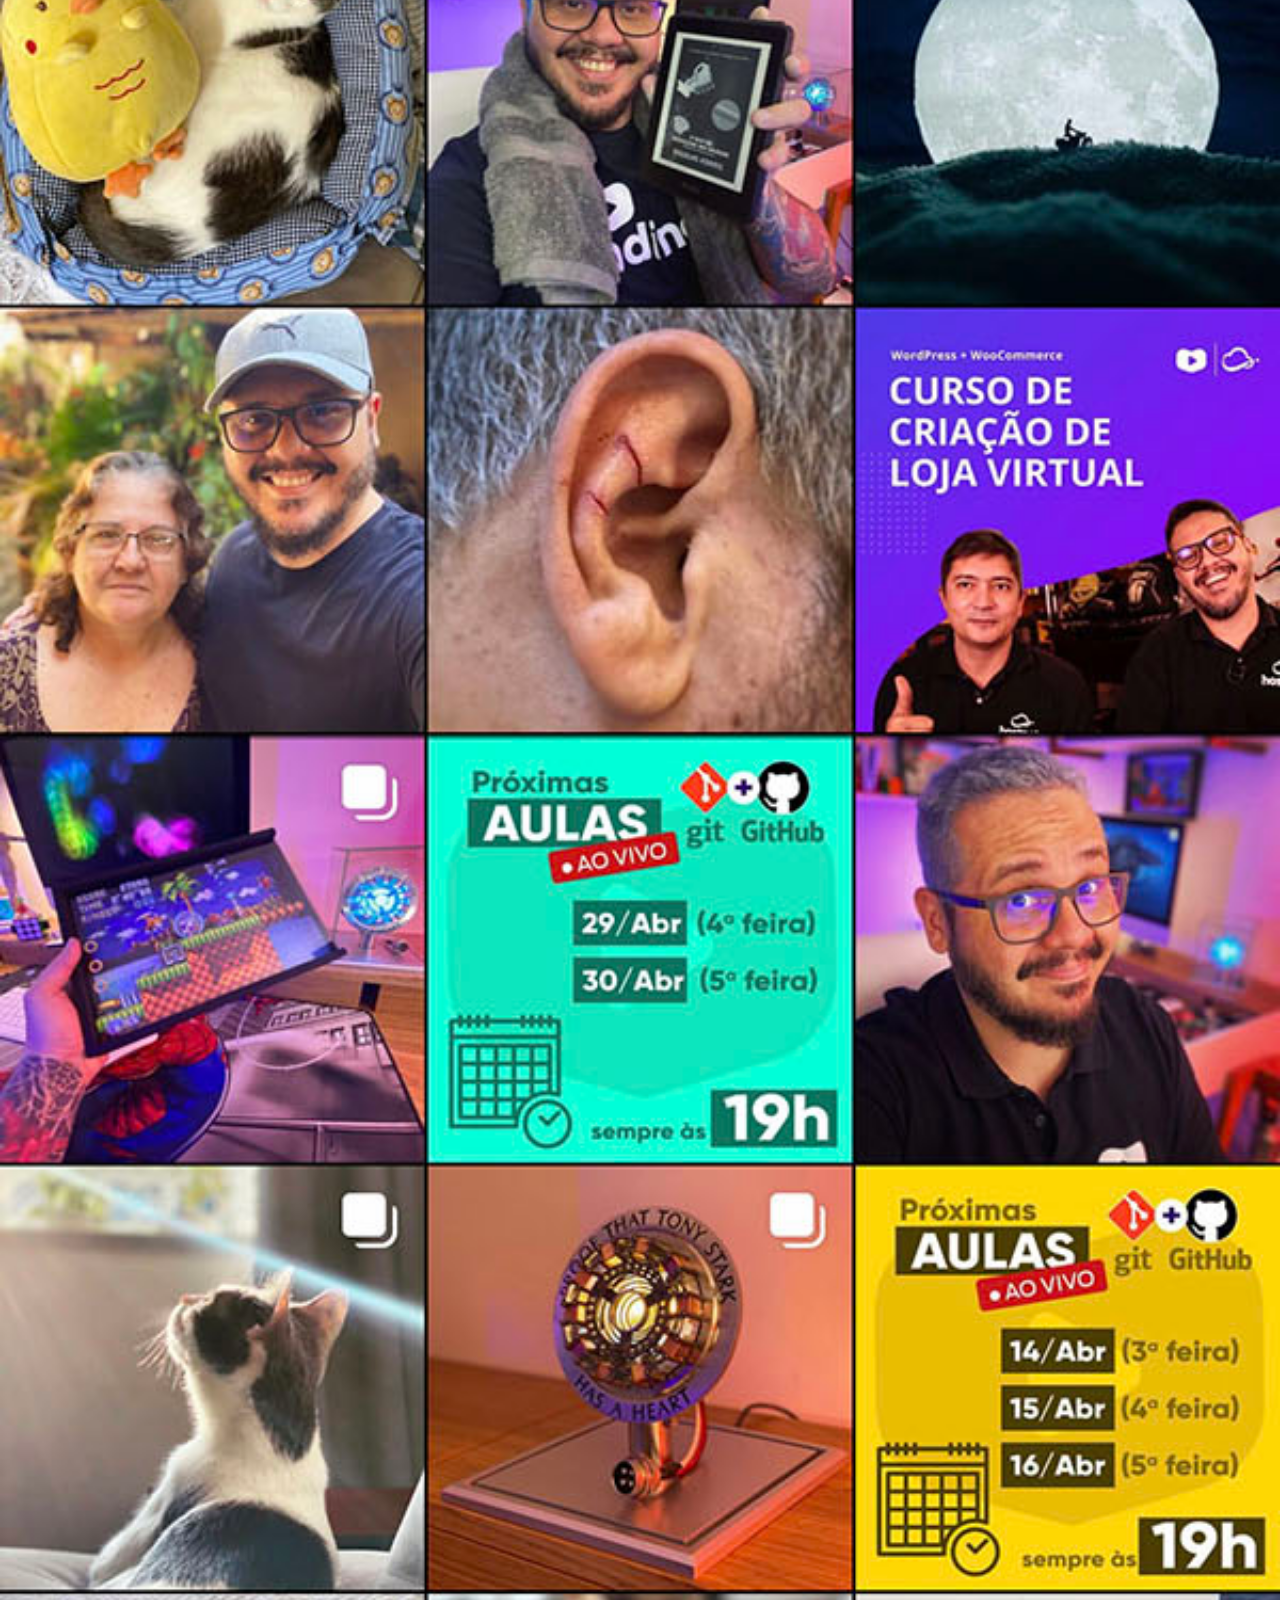
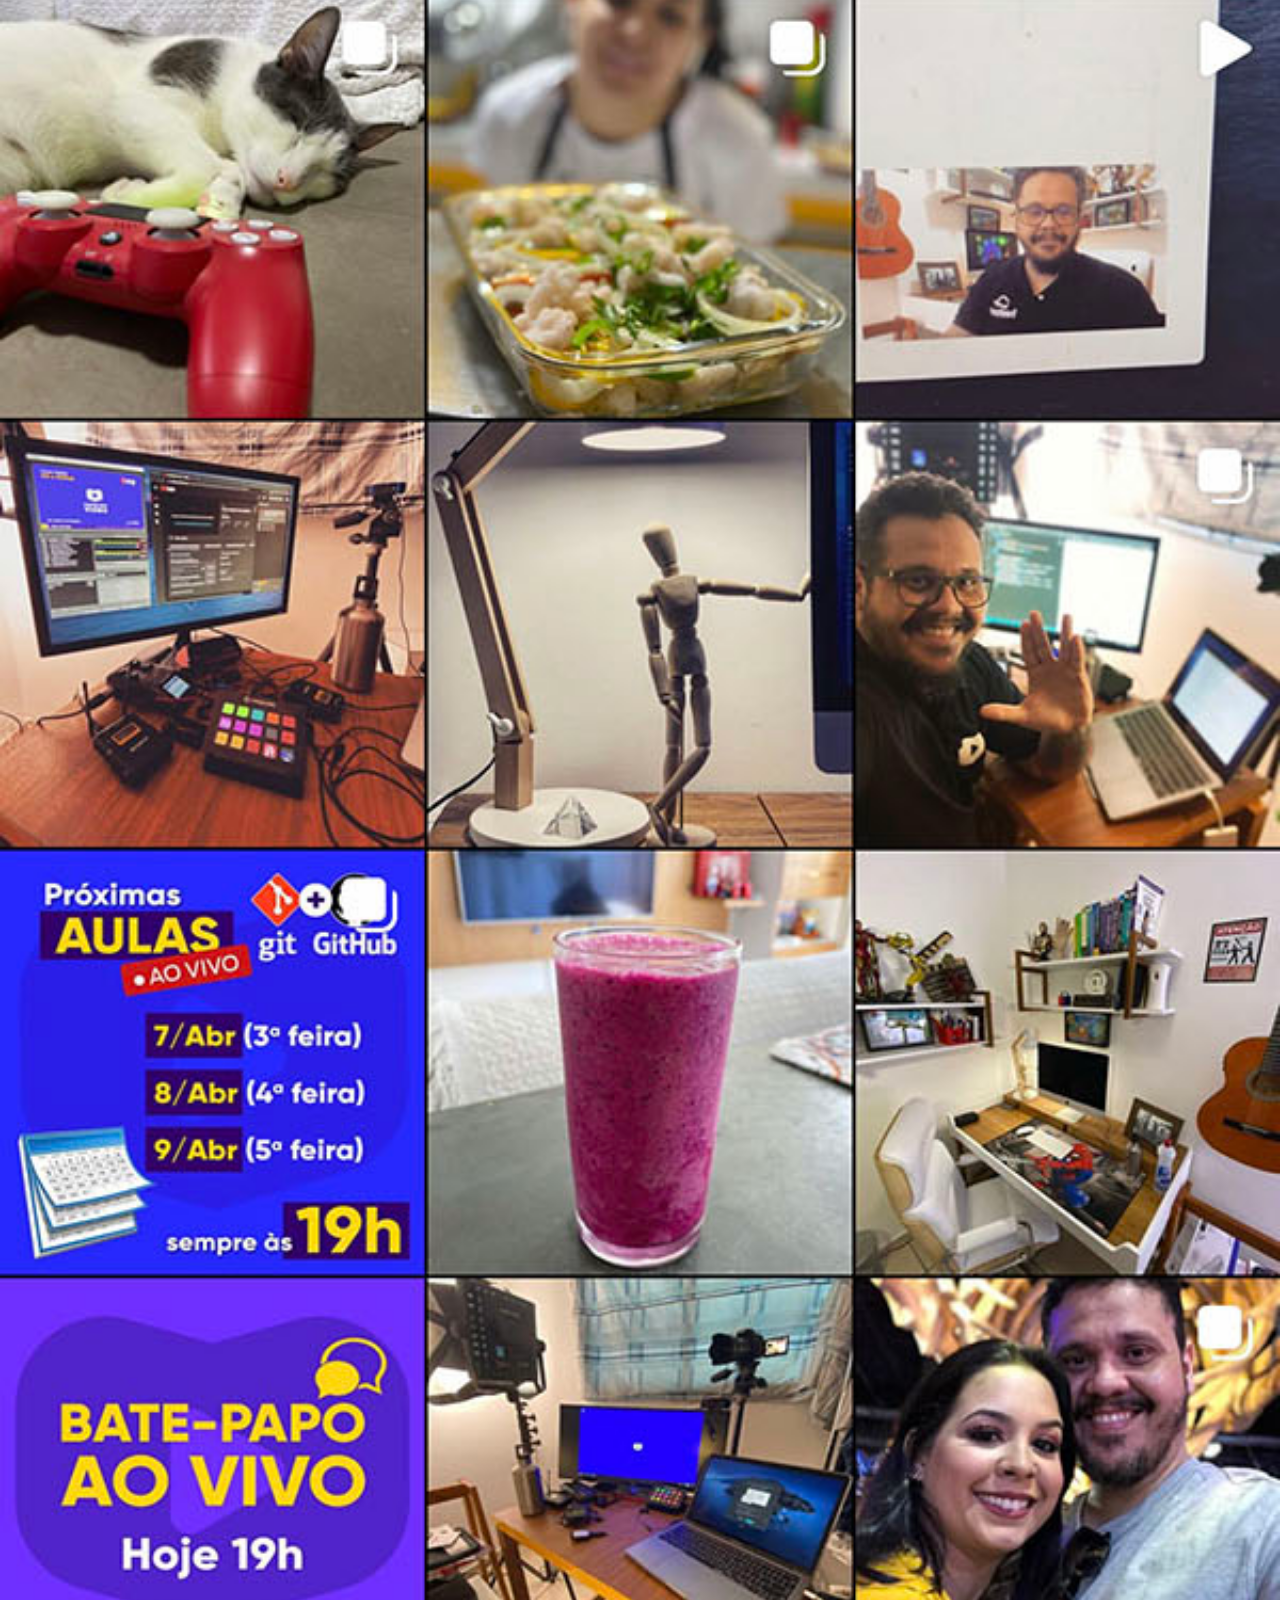
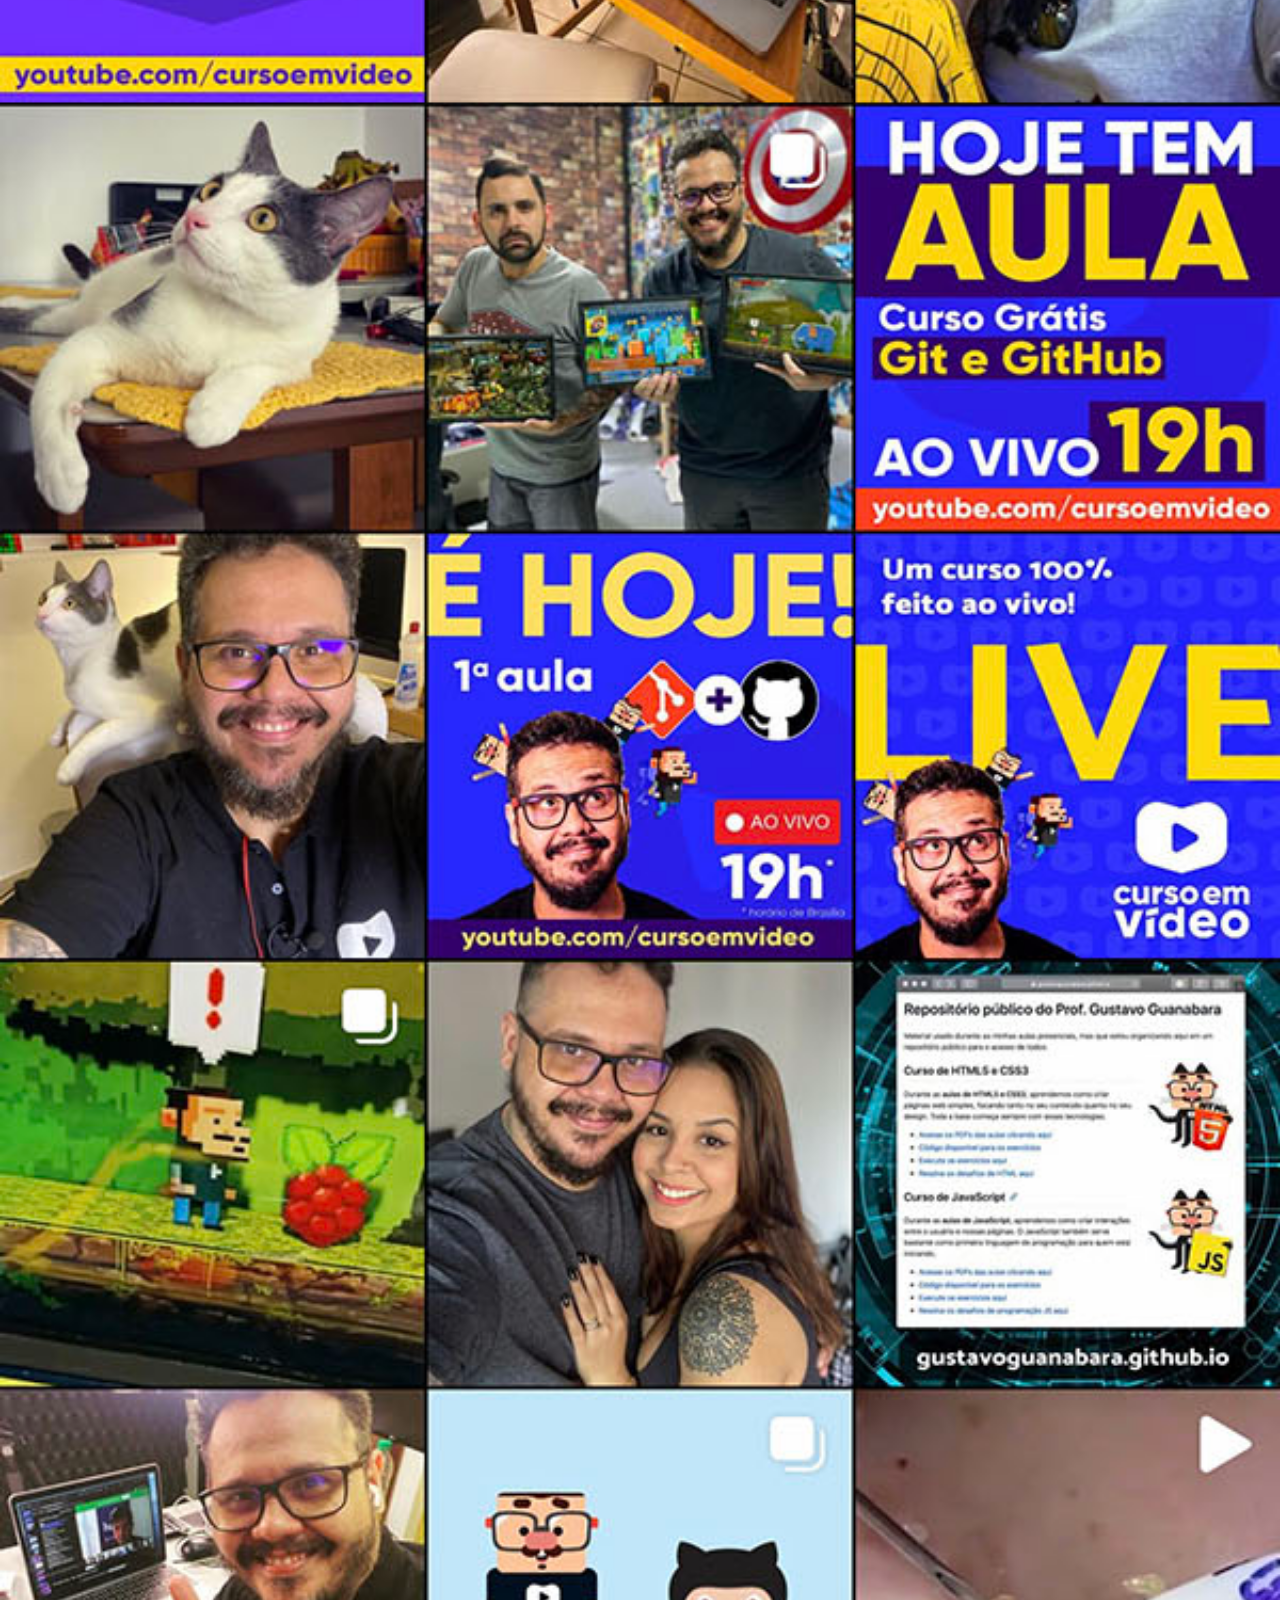
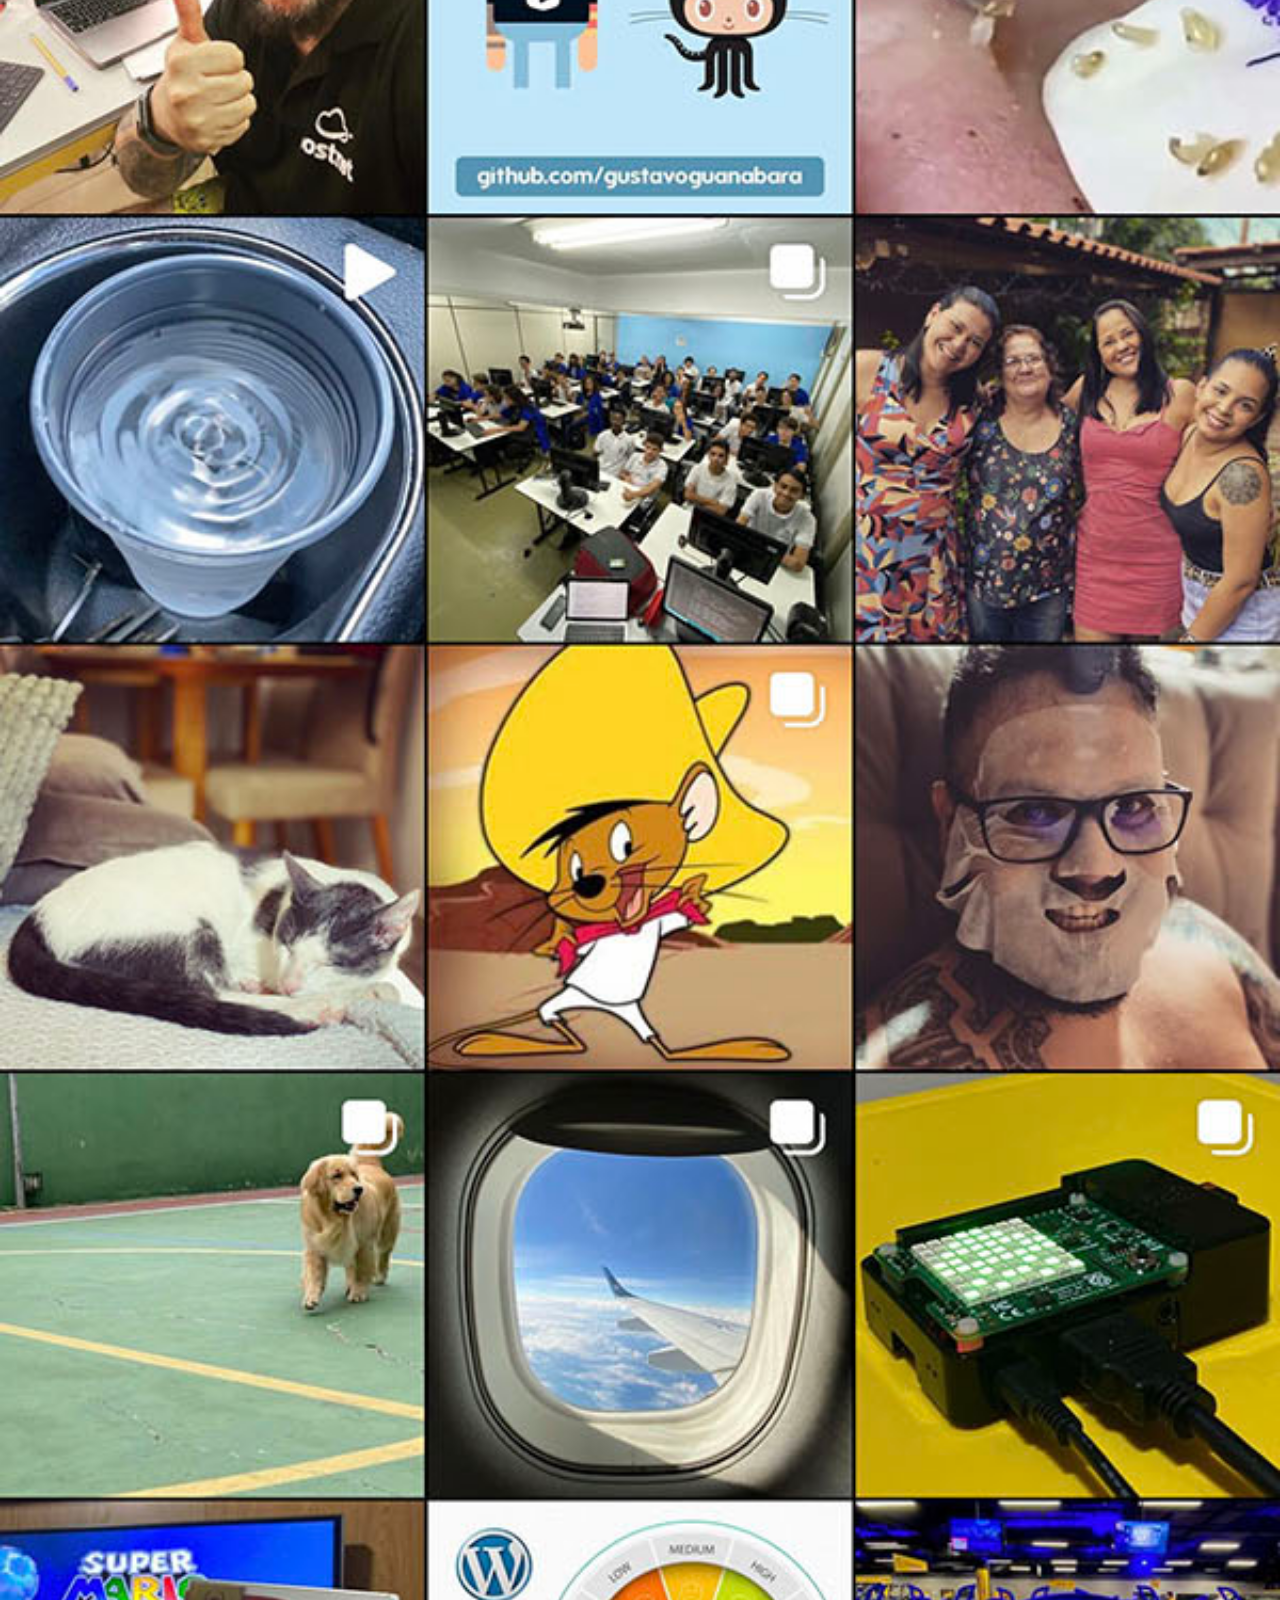
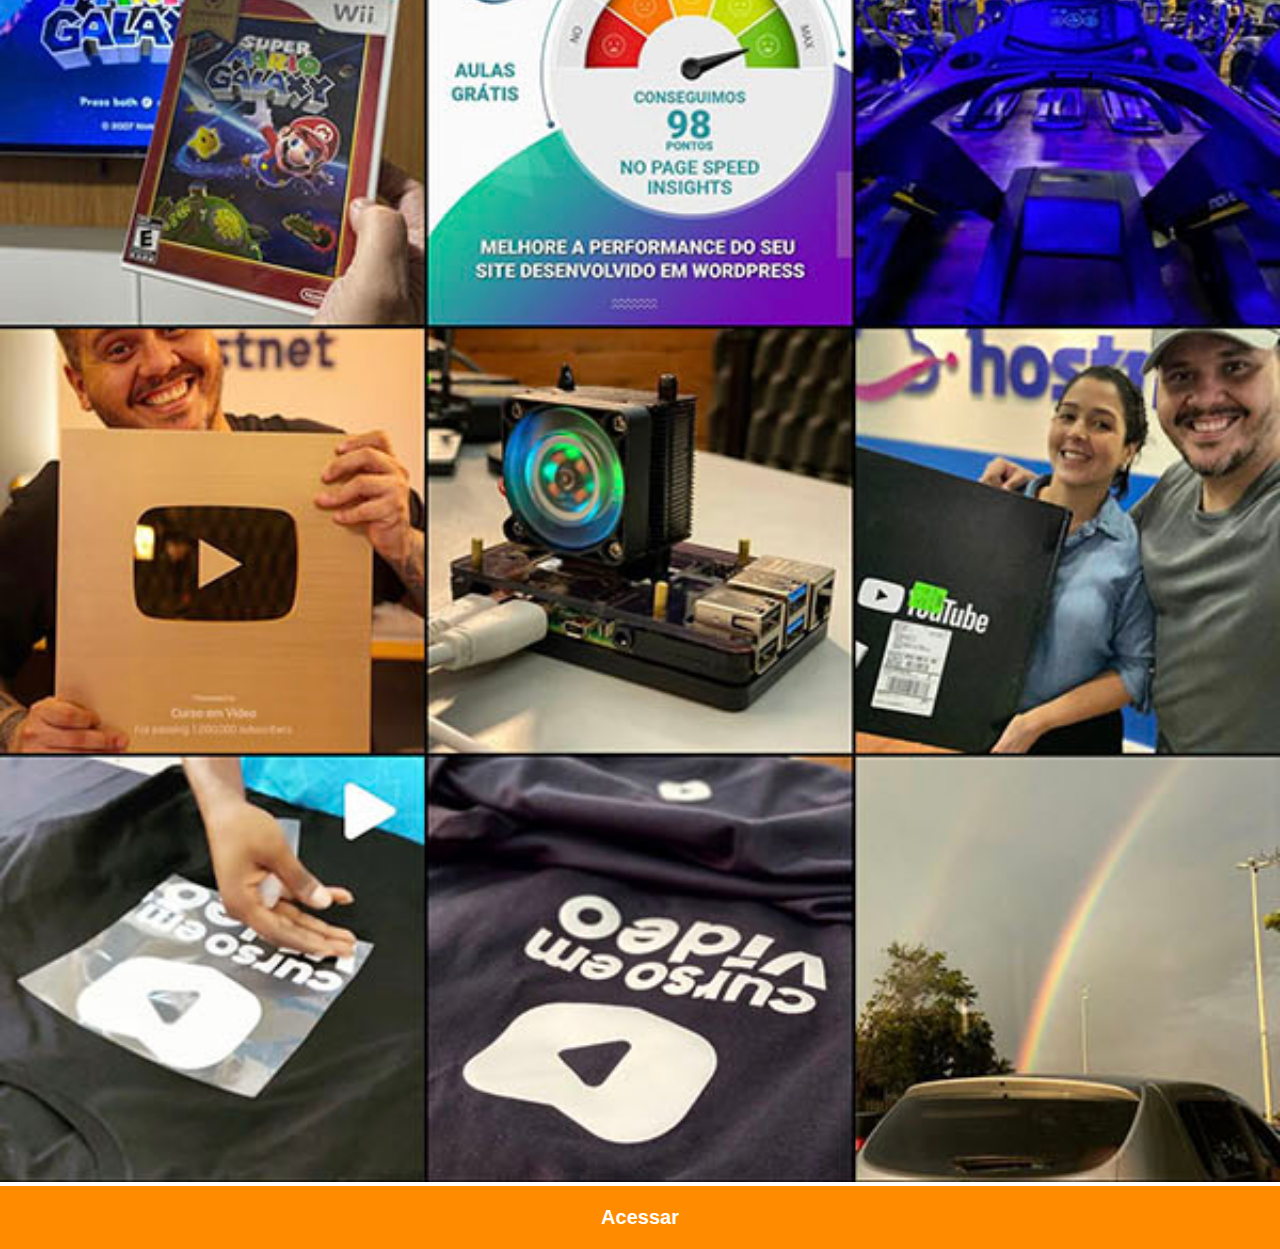
<file: instagram.html>
<!DOCTYPE html>
<html lang="pt-br">
<head>
    <meta charset="UTF-8">
    <meta http-equiv="X-UA-Compatible" content="IE=edge">
    <meta name="viewport" content="width=device-width, initial-scale=1.0">
    <link rel="stylesheet" href="estilos/social.css">
    <title>Instagram</title>
</head>
<body>
    <img src="imagens/tela-instagram.jpg" alt="Instagram">
    <a href="https://www.instagram.com/gustavoguanabara/" target="_blank">Acessar</a>
</body>
</html>
</file>
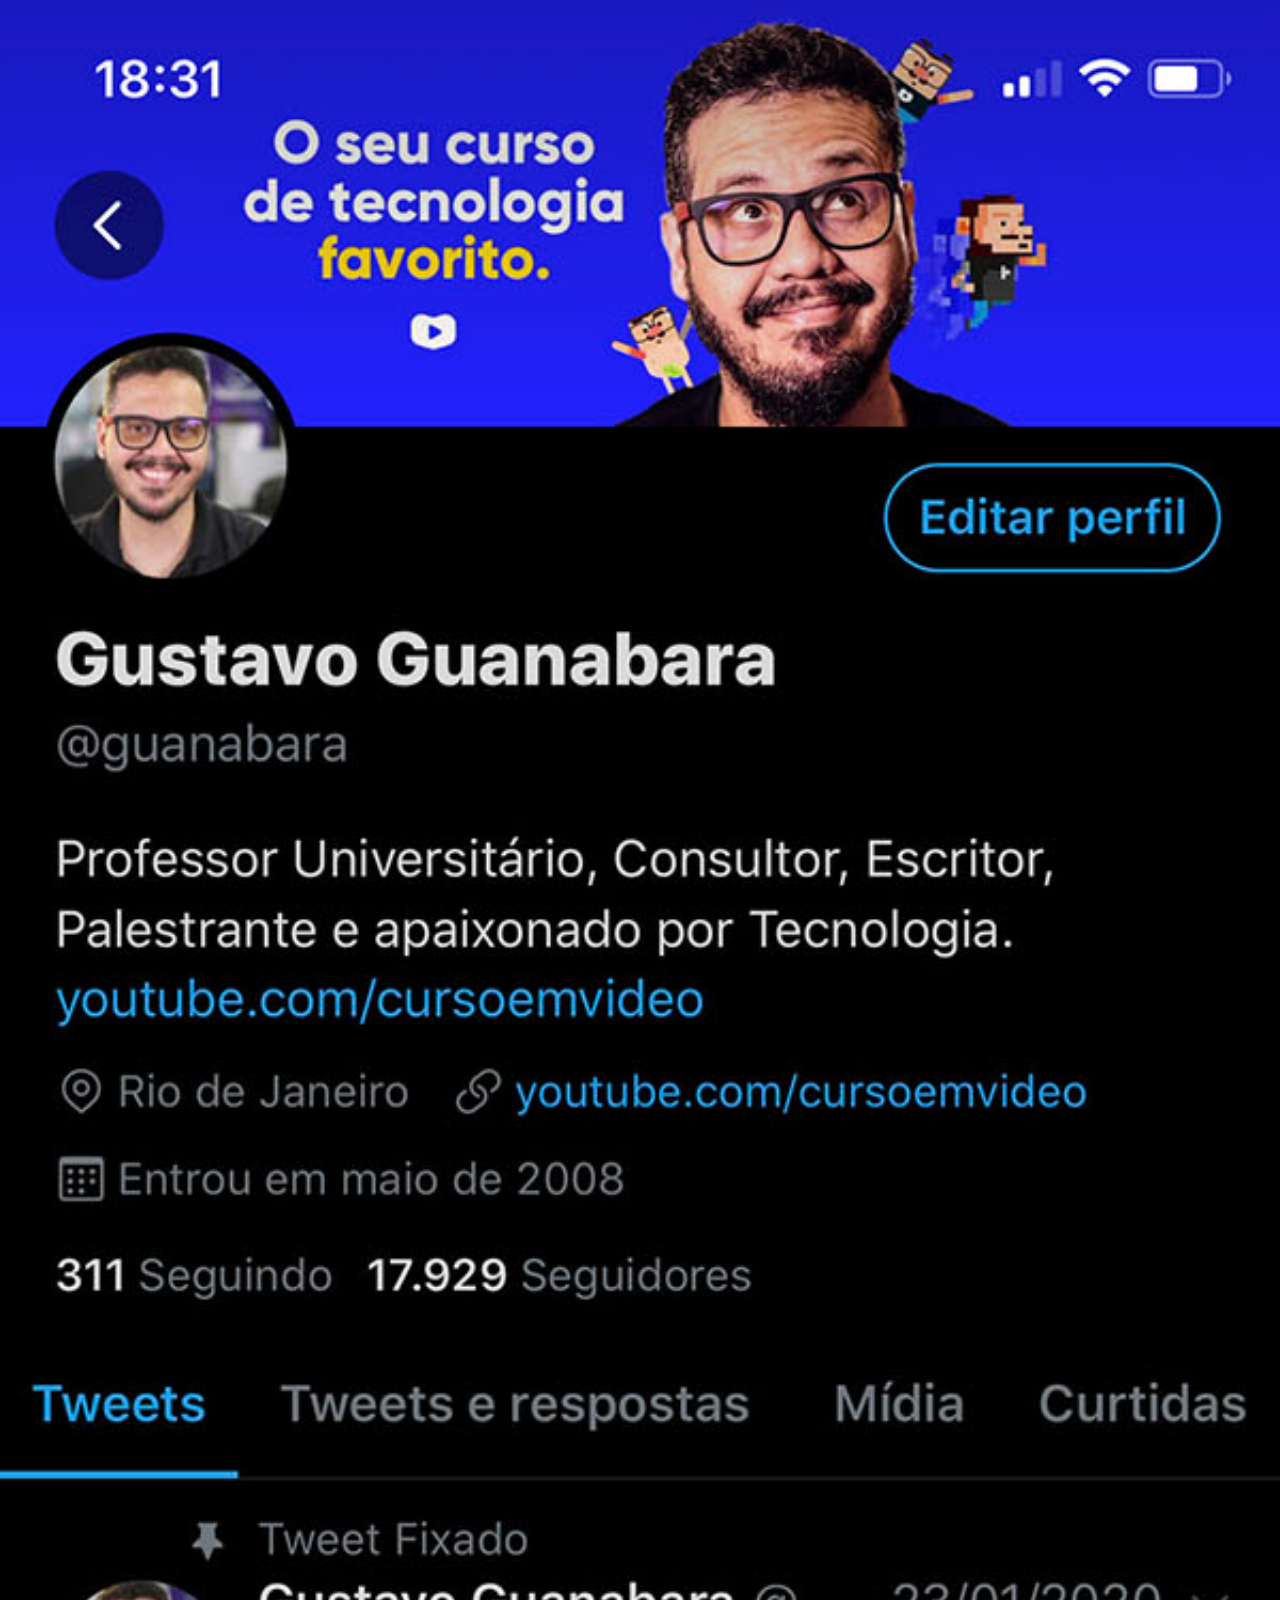
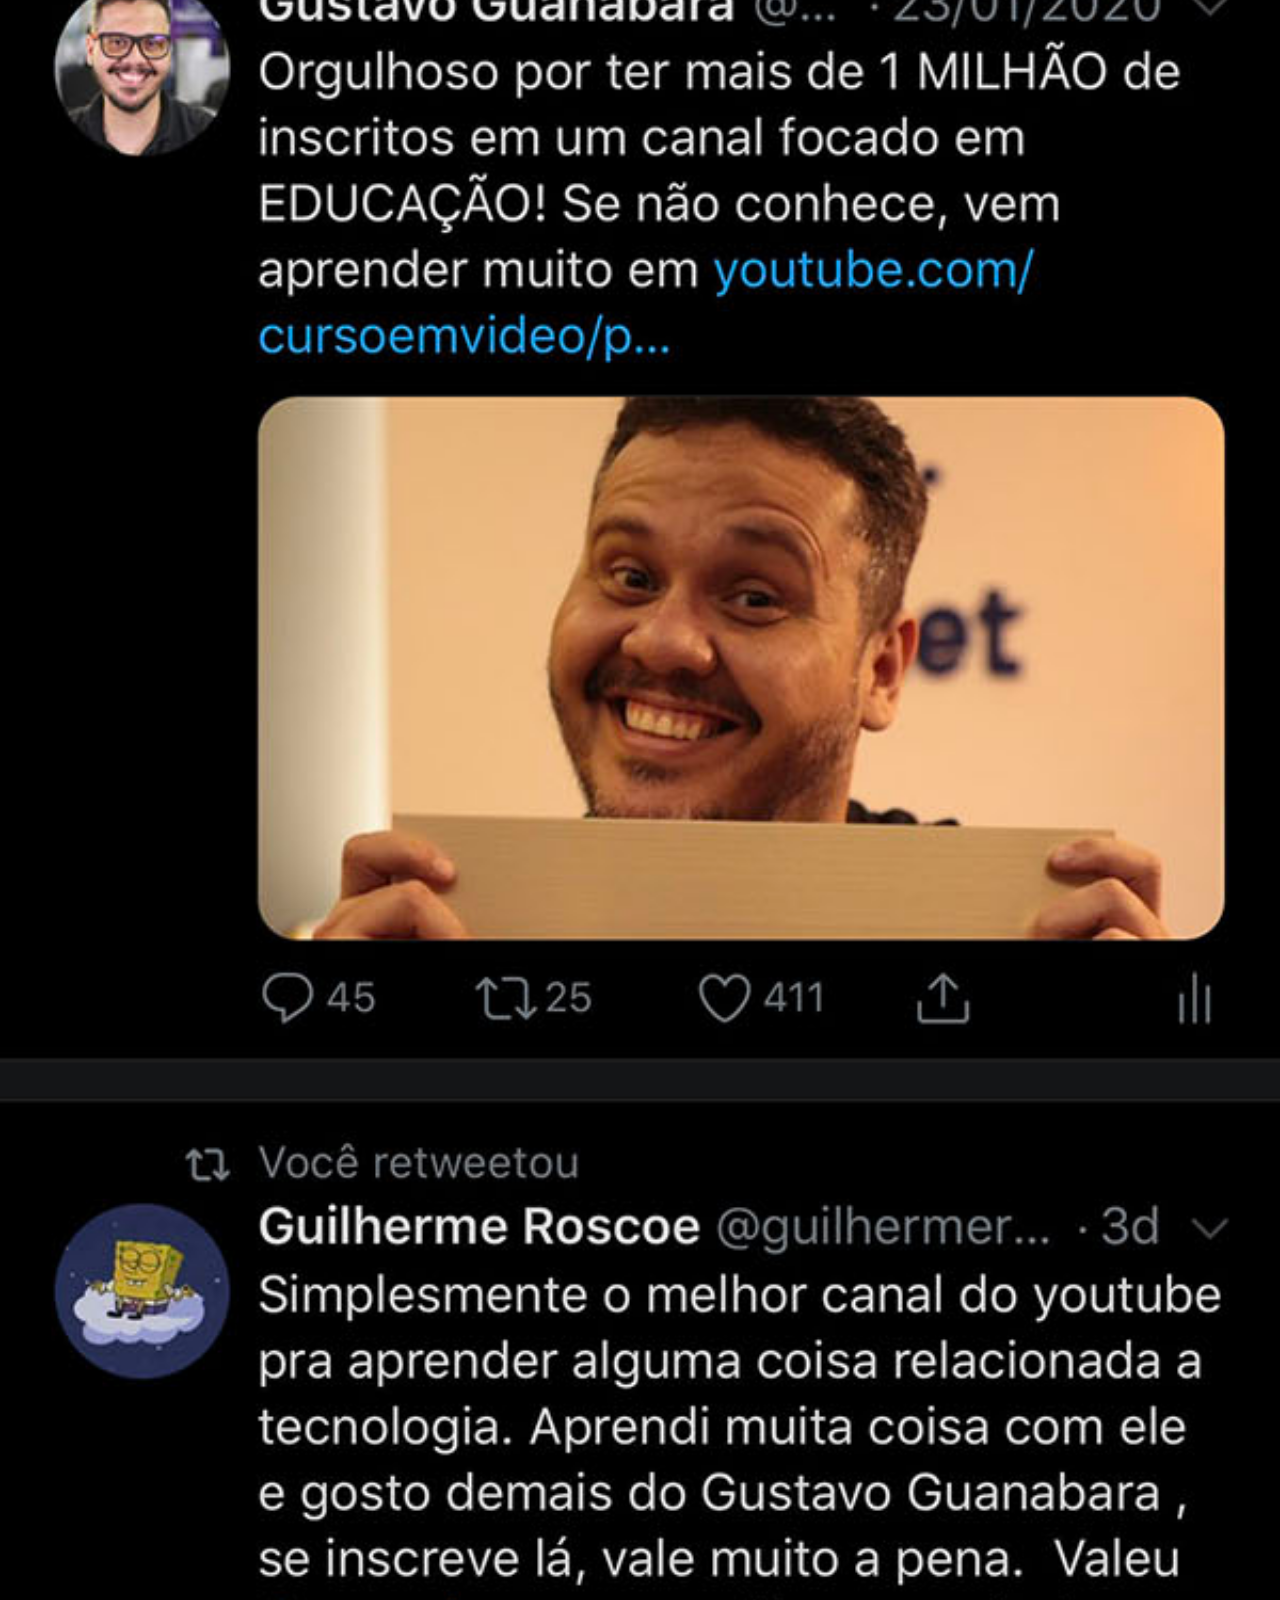
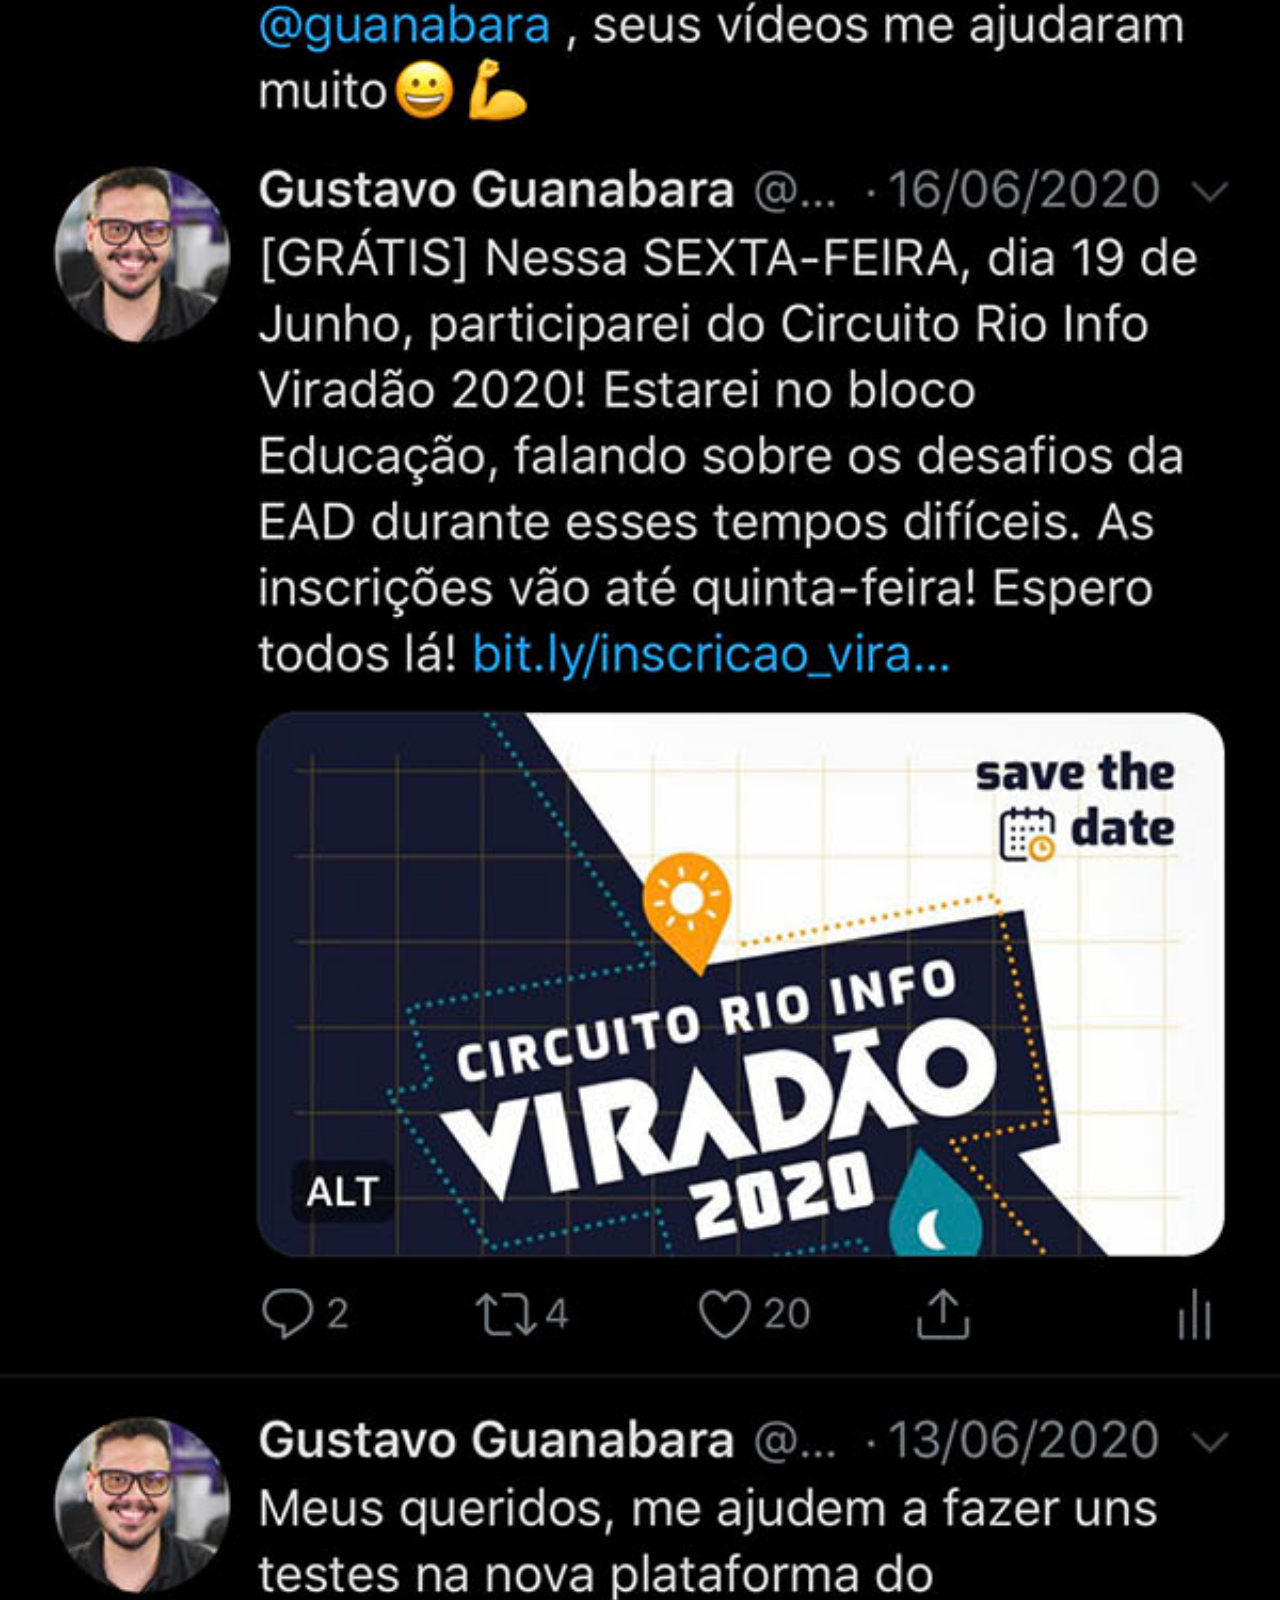
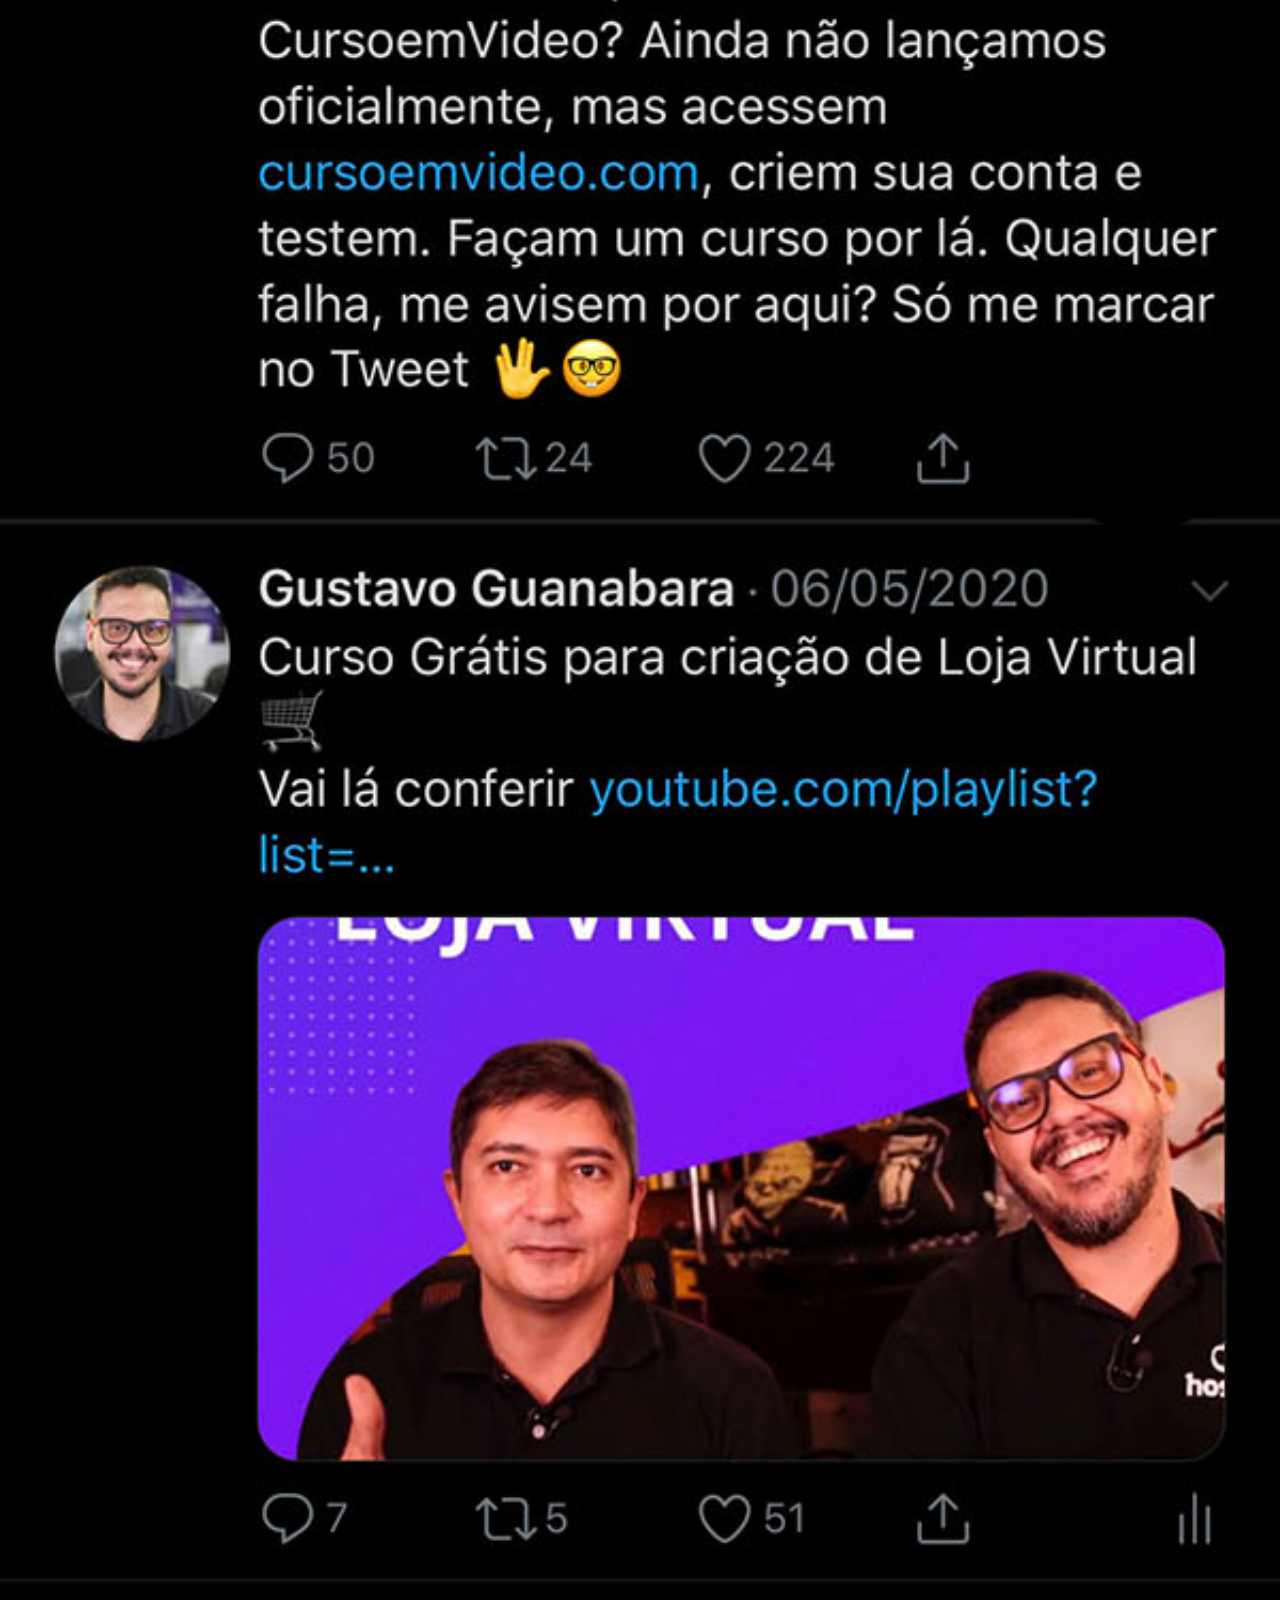
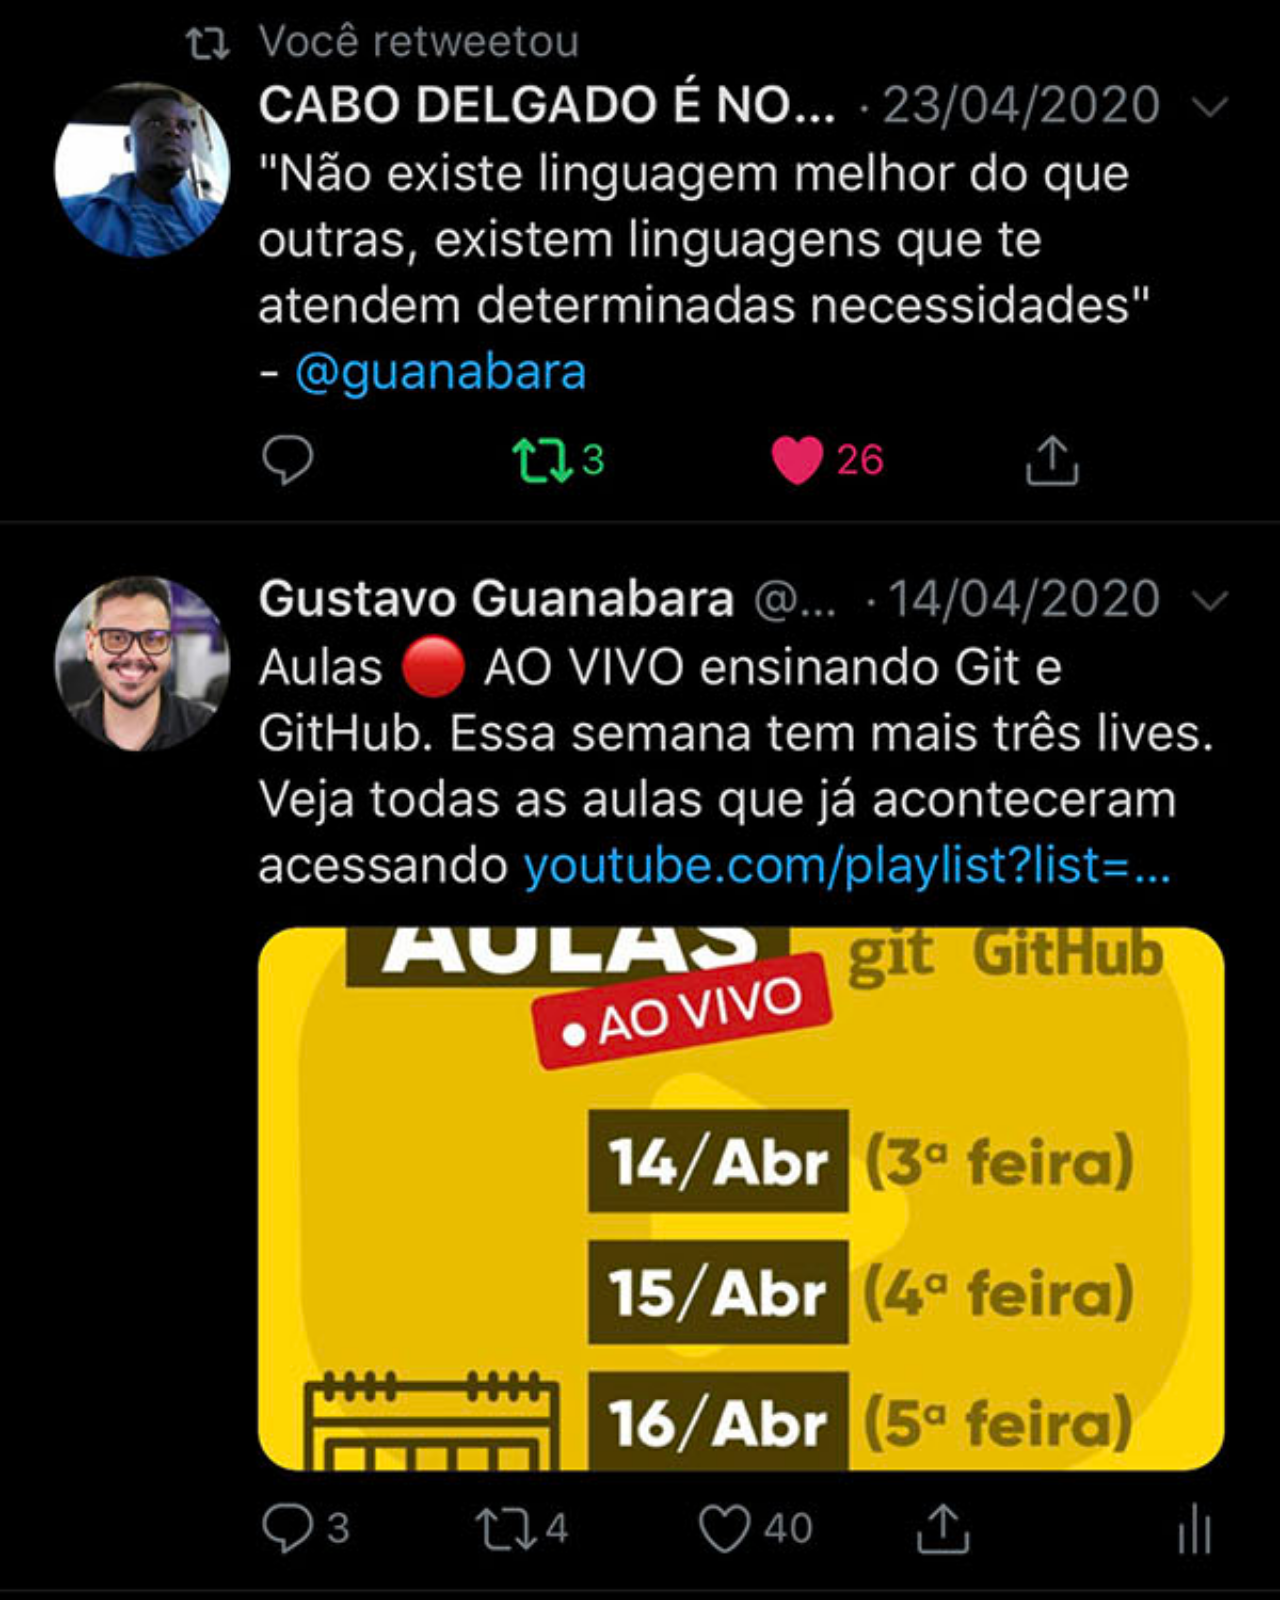
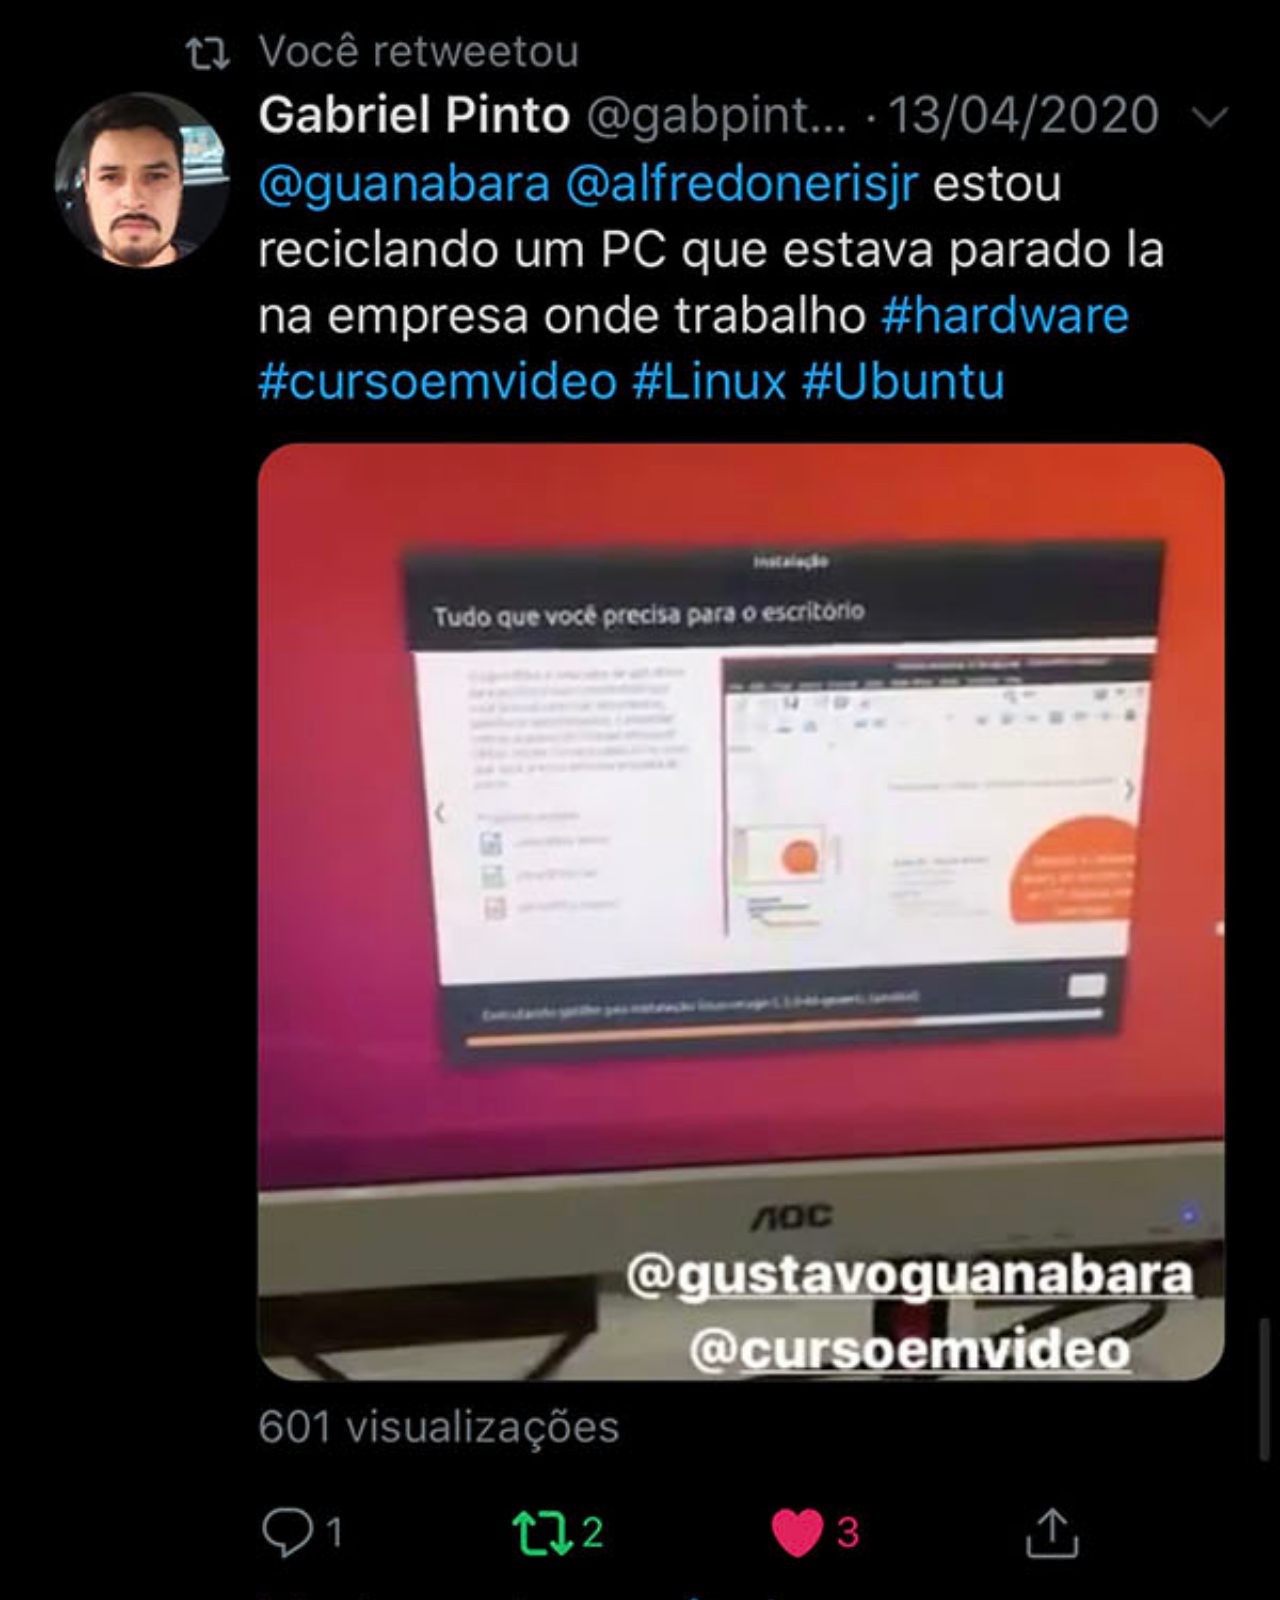
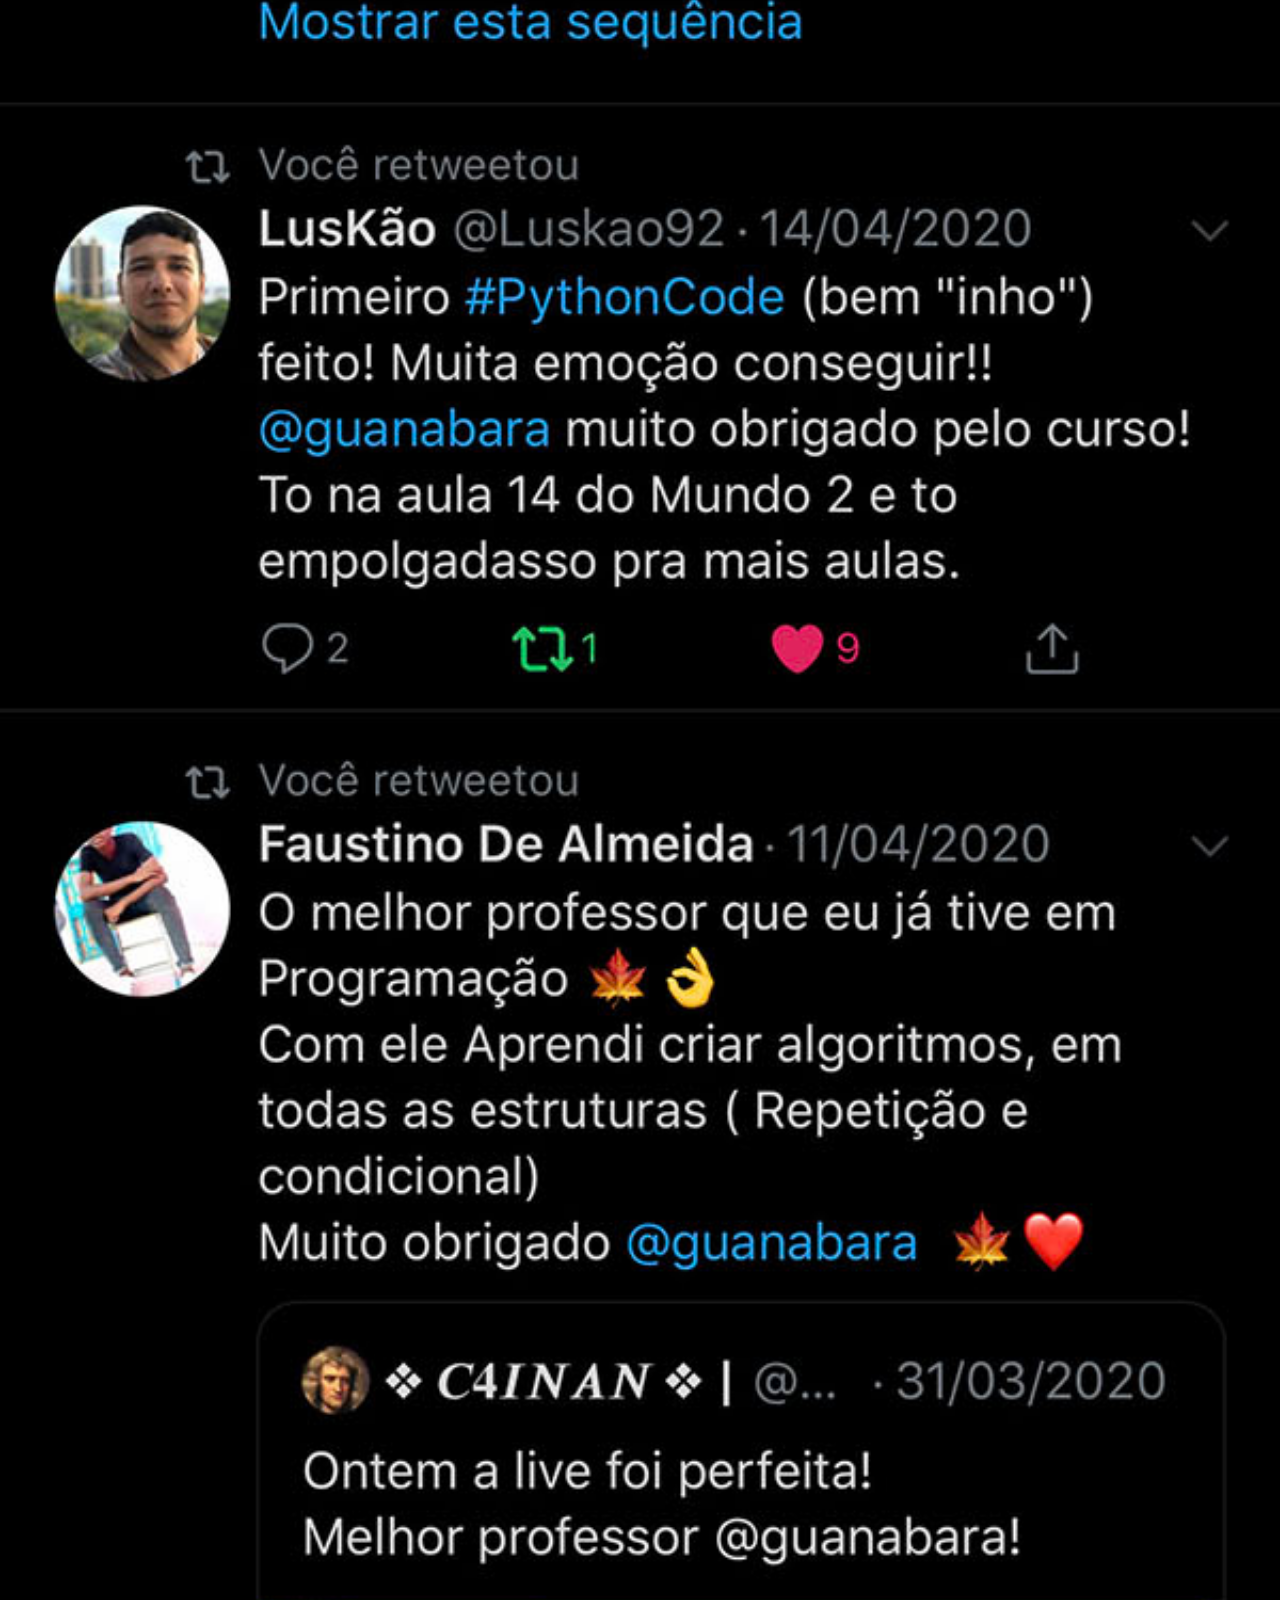
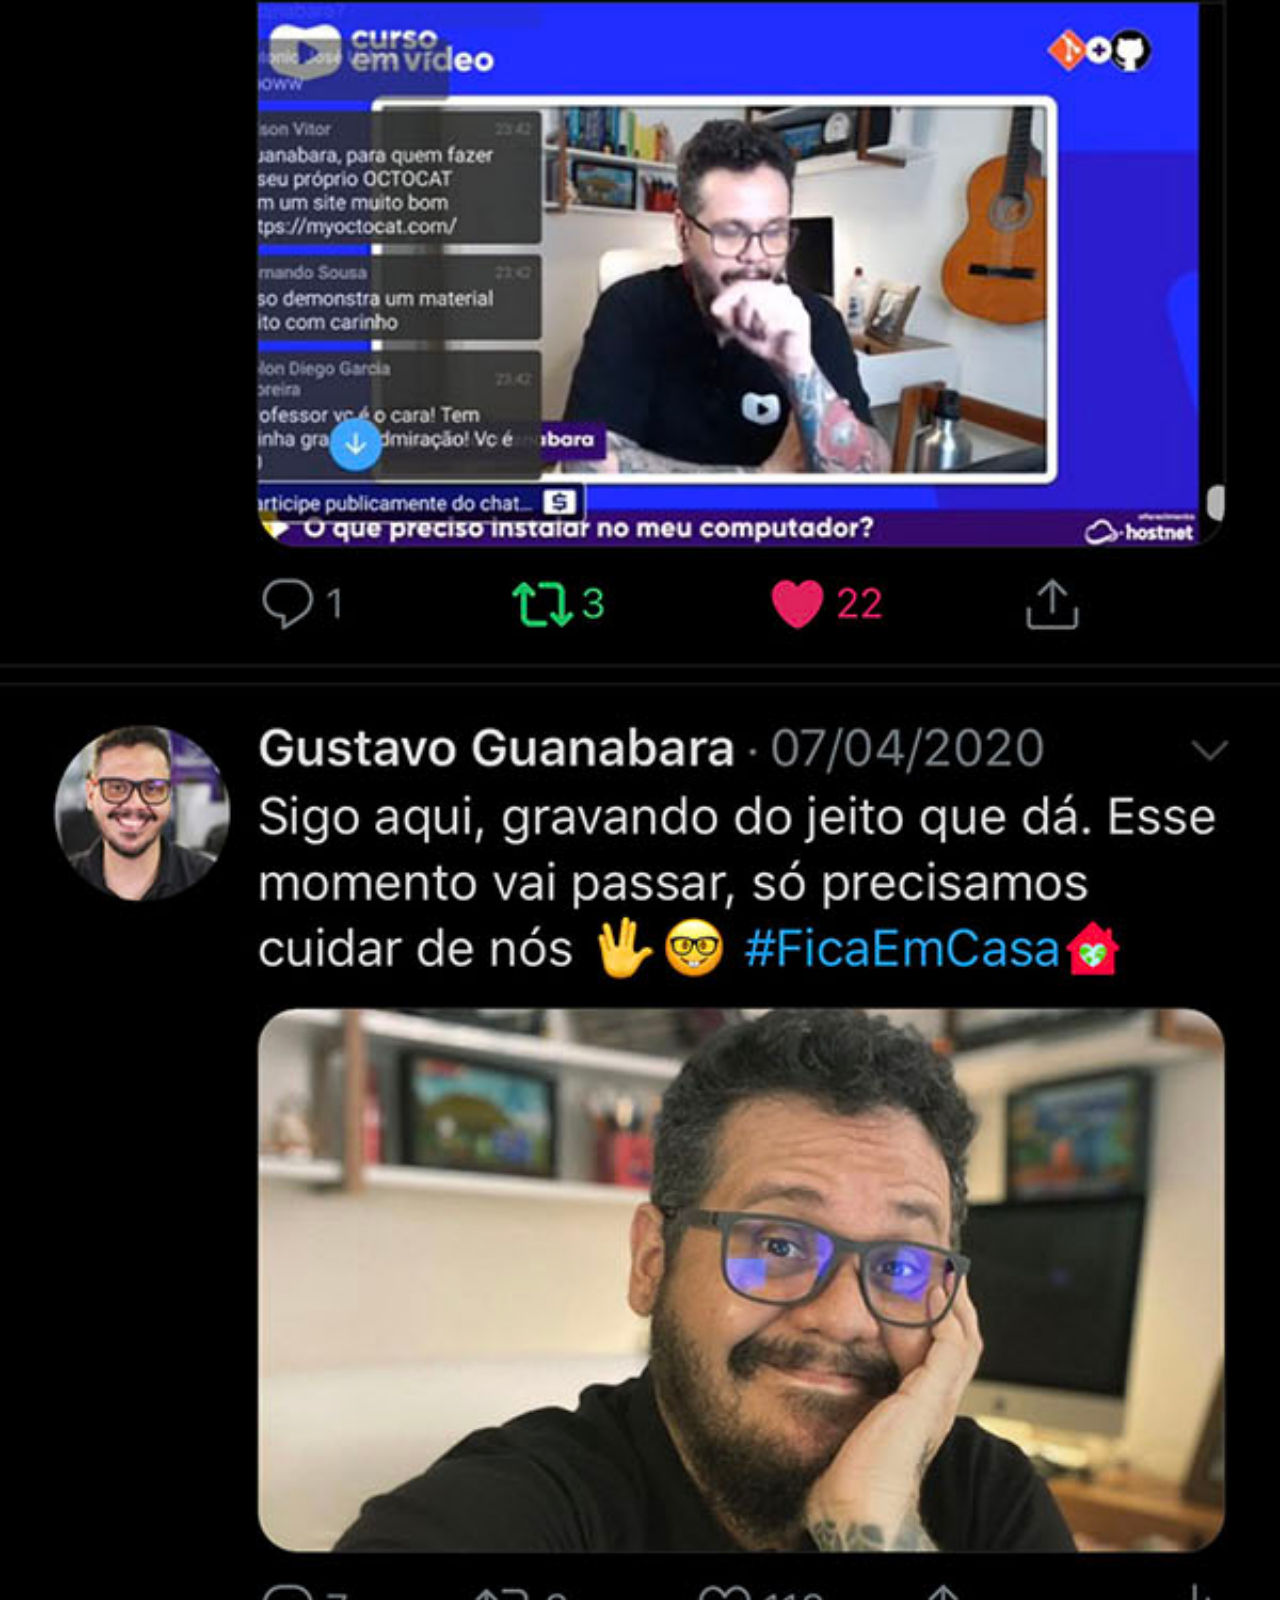
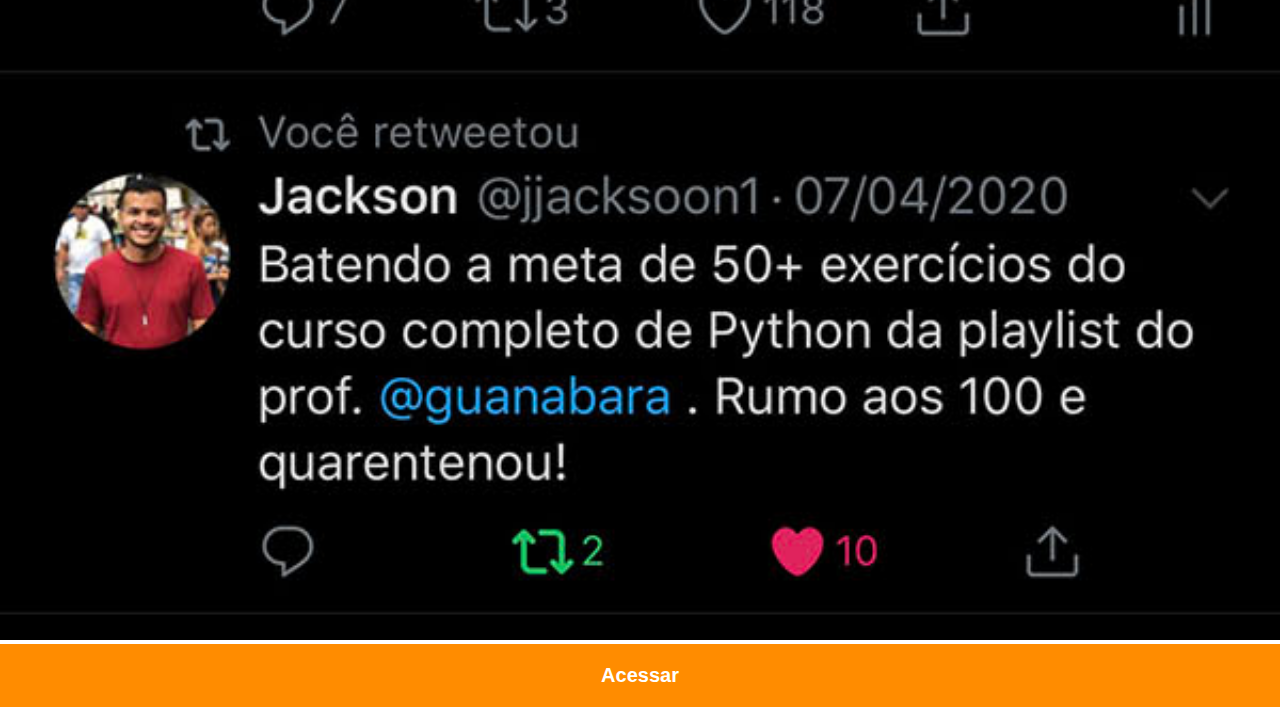
<file: twitter.html>
<!DOCTYPE html>
<html lang="pt-br">
<head>
    <meta charset="UTF-8">
    <meta http-equiv="X-UA-Compatible" content="IE=edge">
    <meta name="viewport" content="width=device-width, initial-scale=1.0">
    <link rel="stylesheet" href="estilos/social.css">
    <title>Twitter</title>
</head>
<body>
    <img src="imagens/tela-twitter.jpg" alt="Twitter">
    <a href="https://twitter.com/guanabara" target="_blank">Acessar</a>
</body>
</html>
</file>
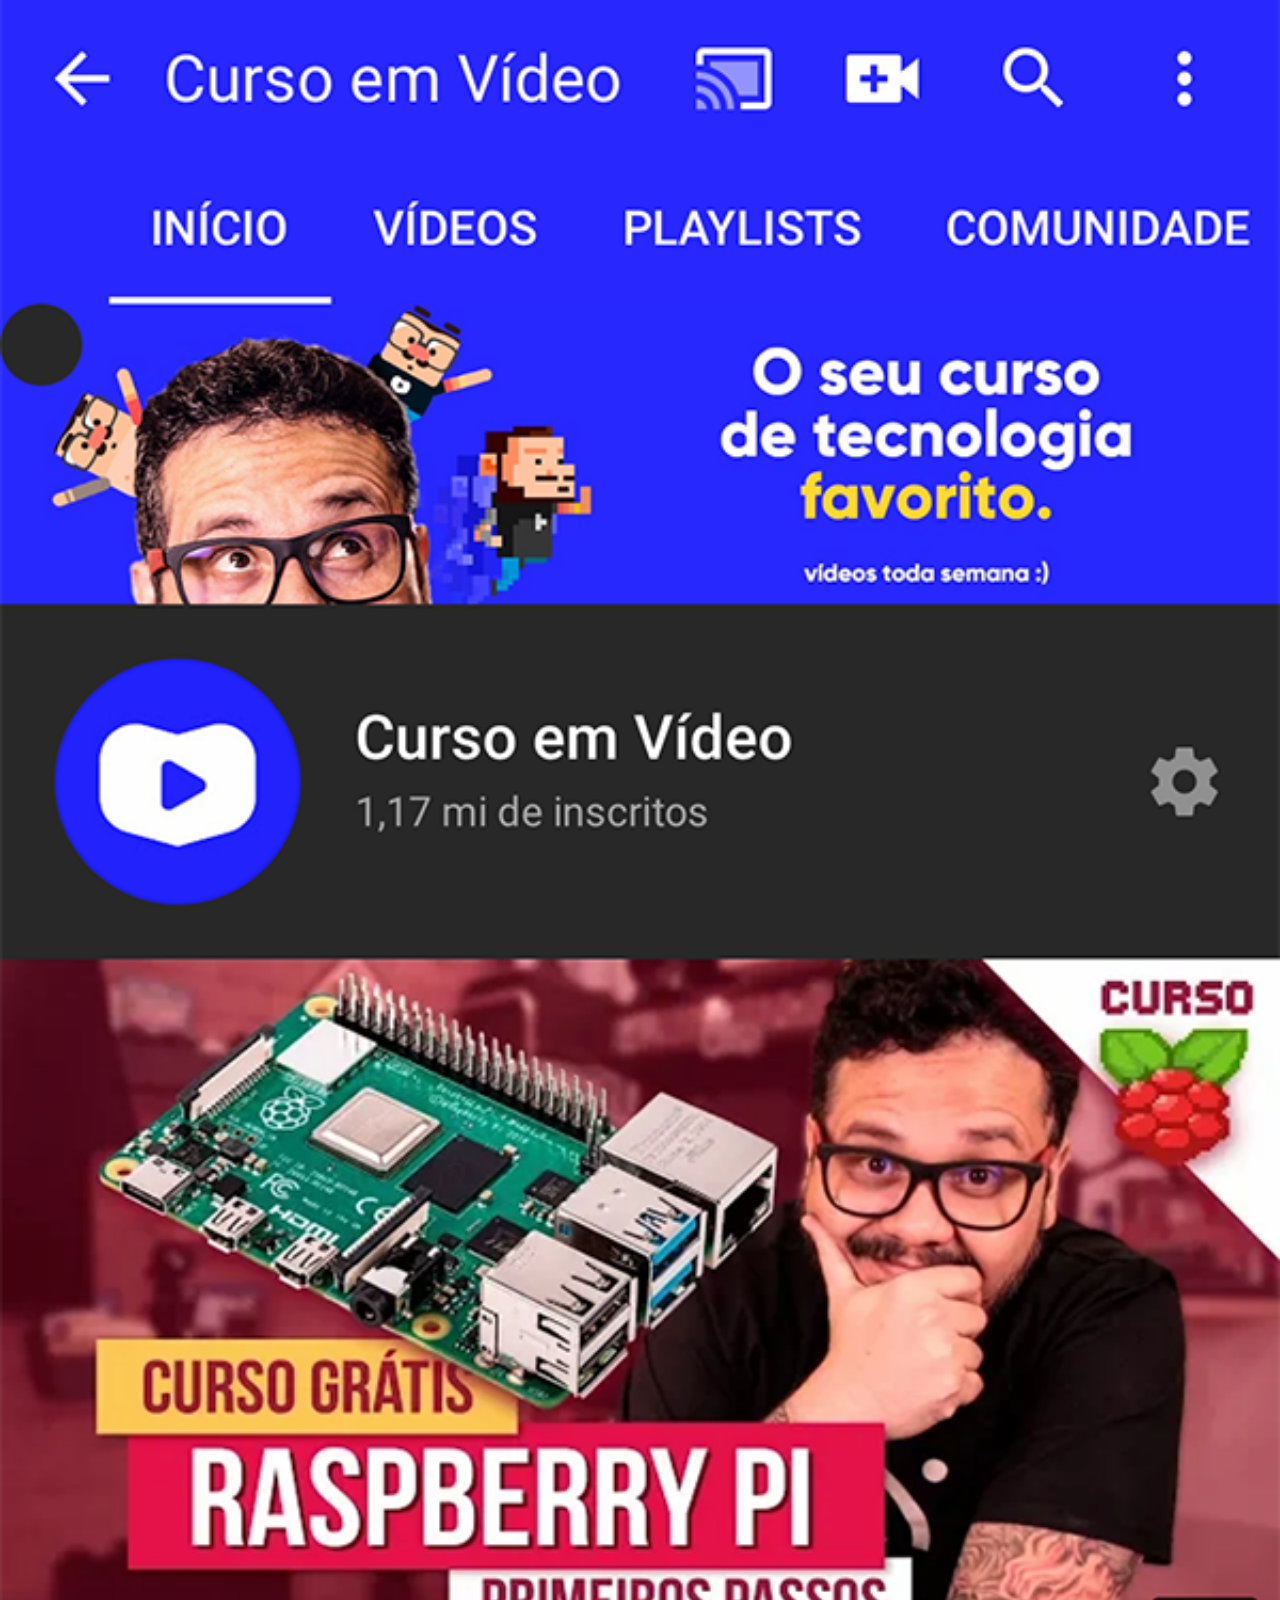
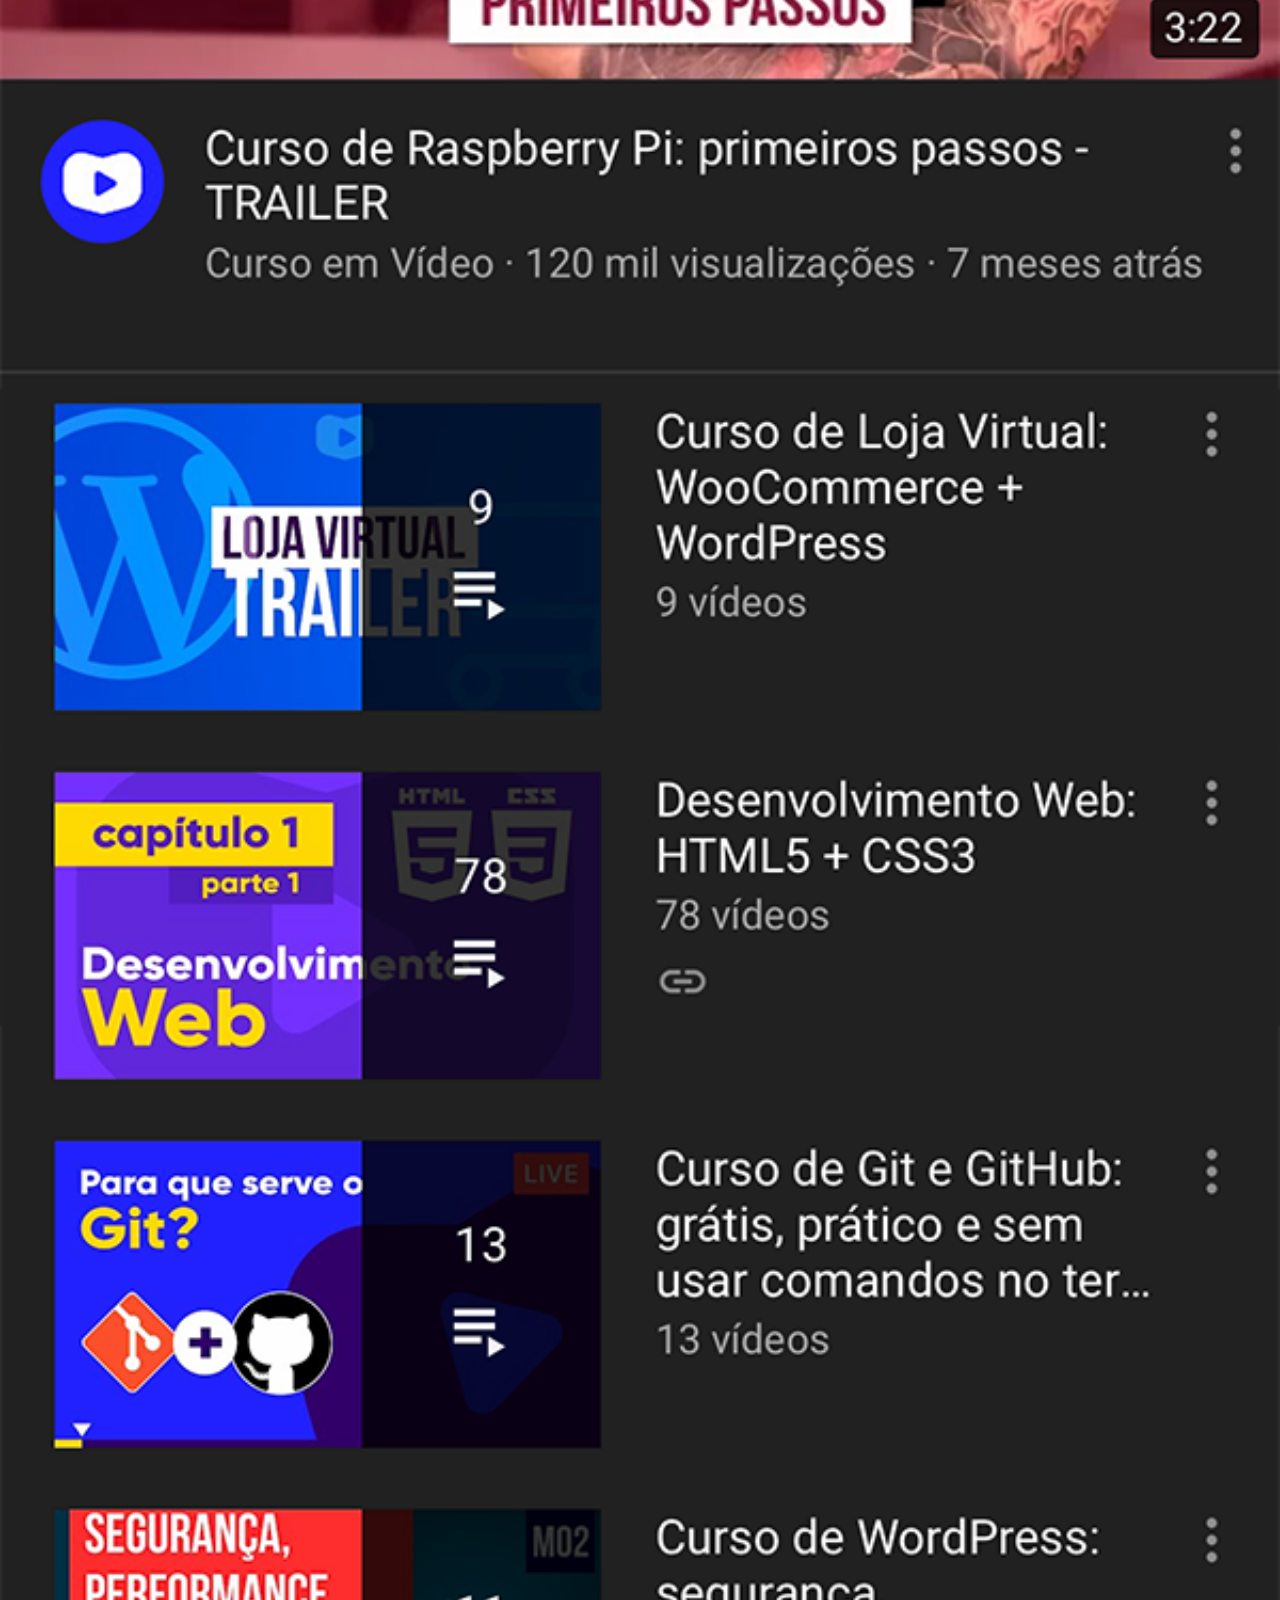
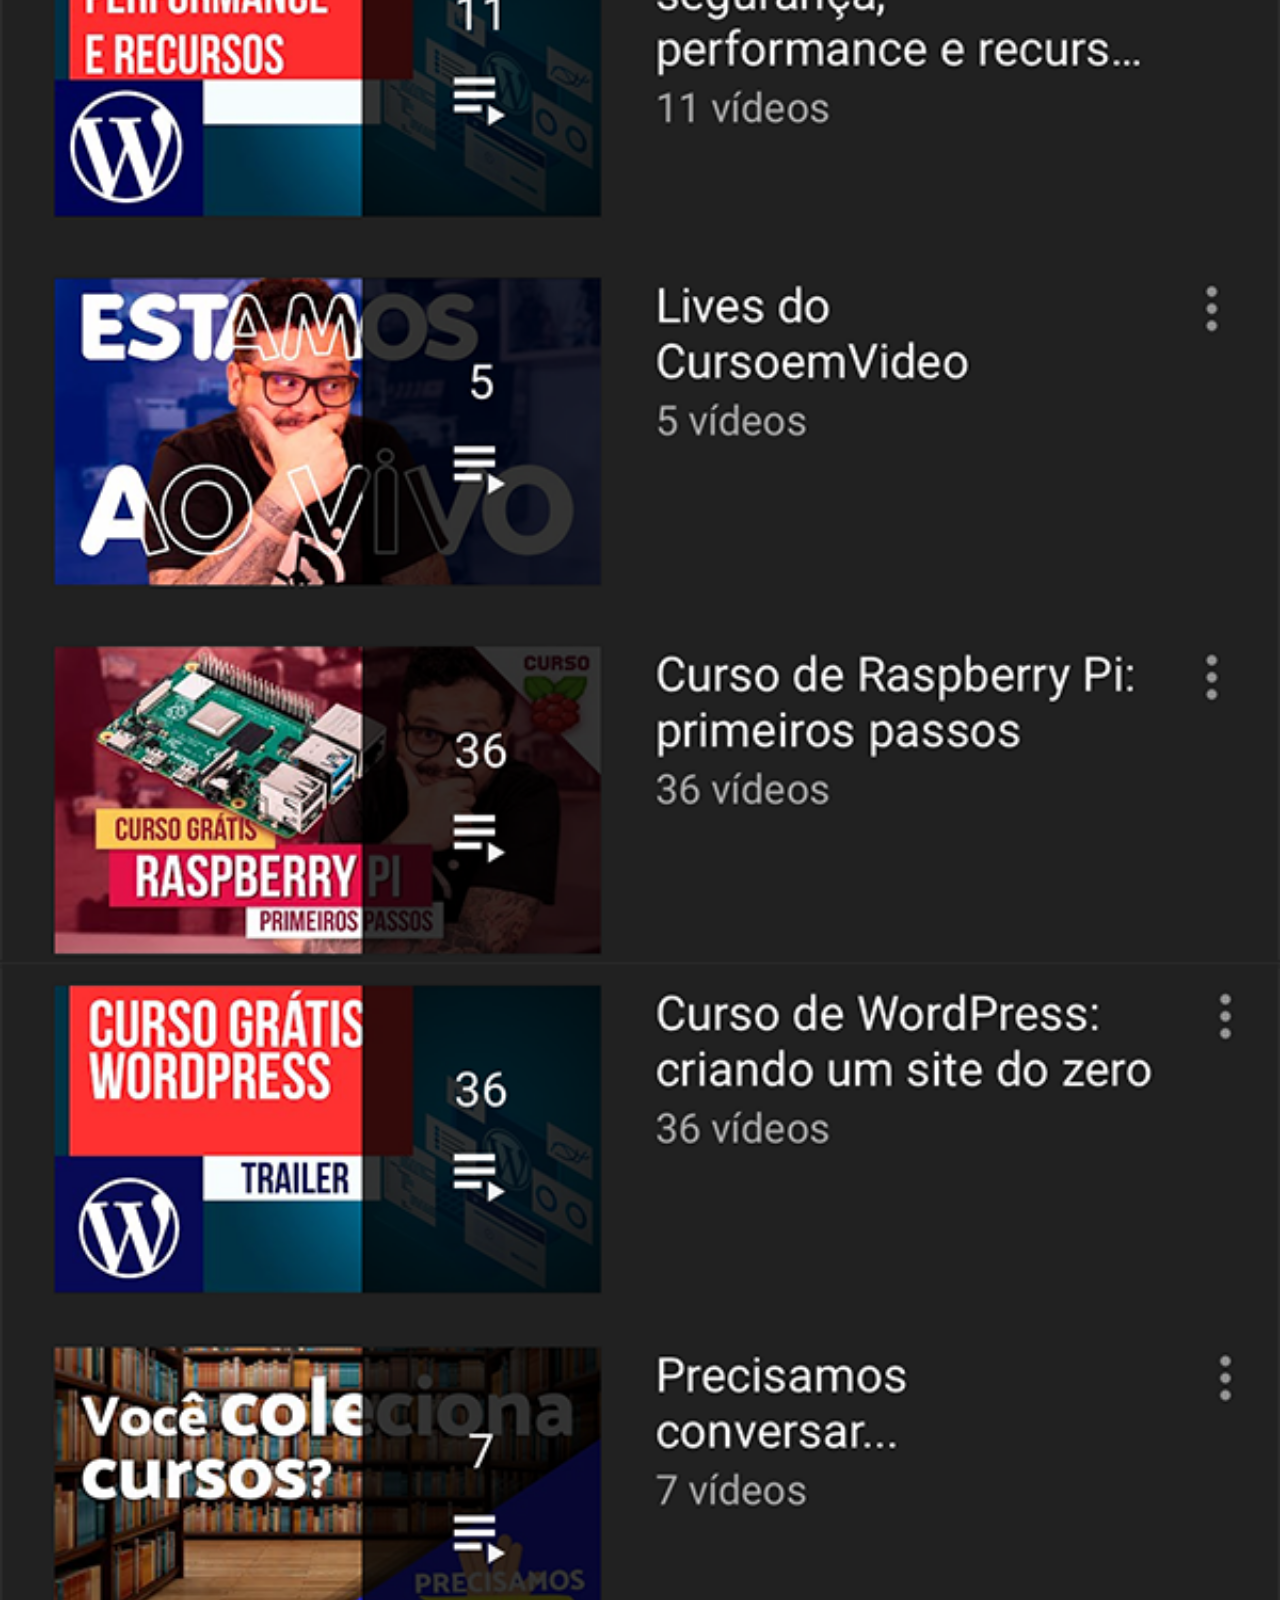
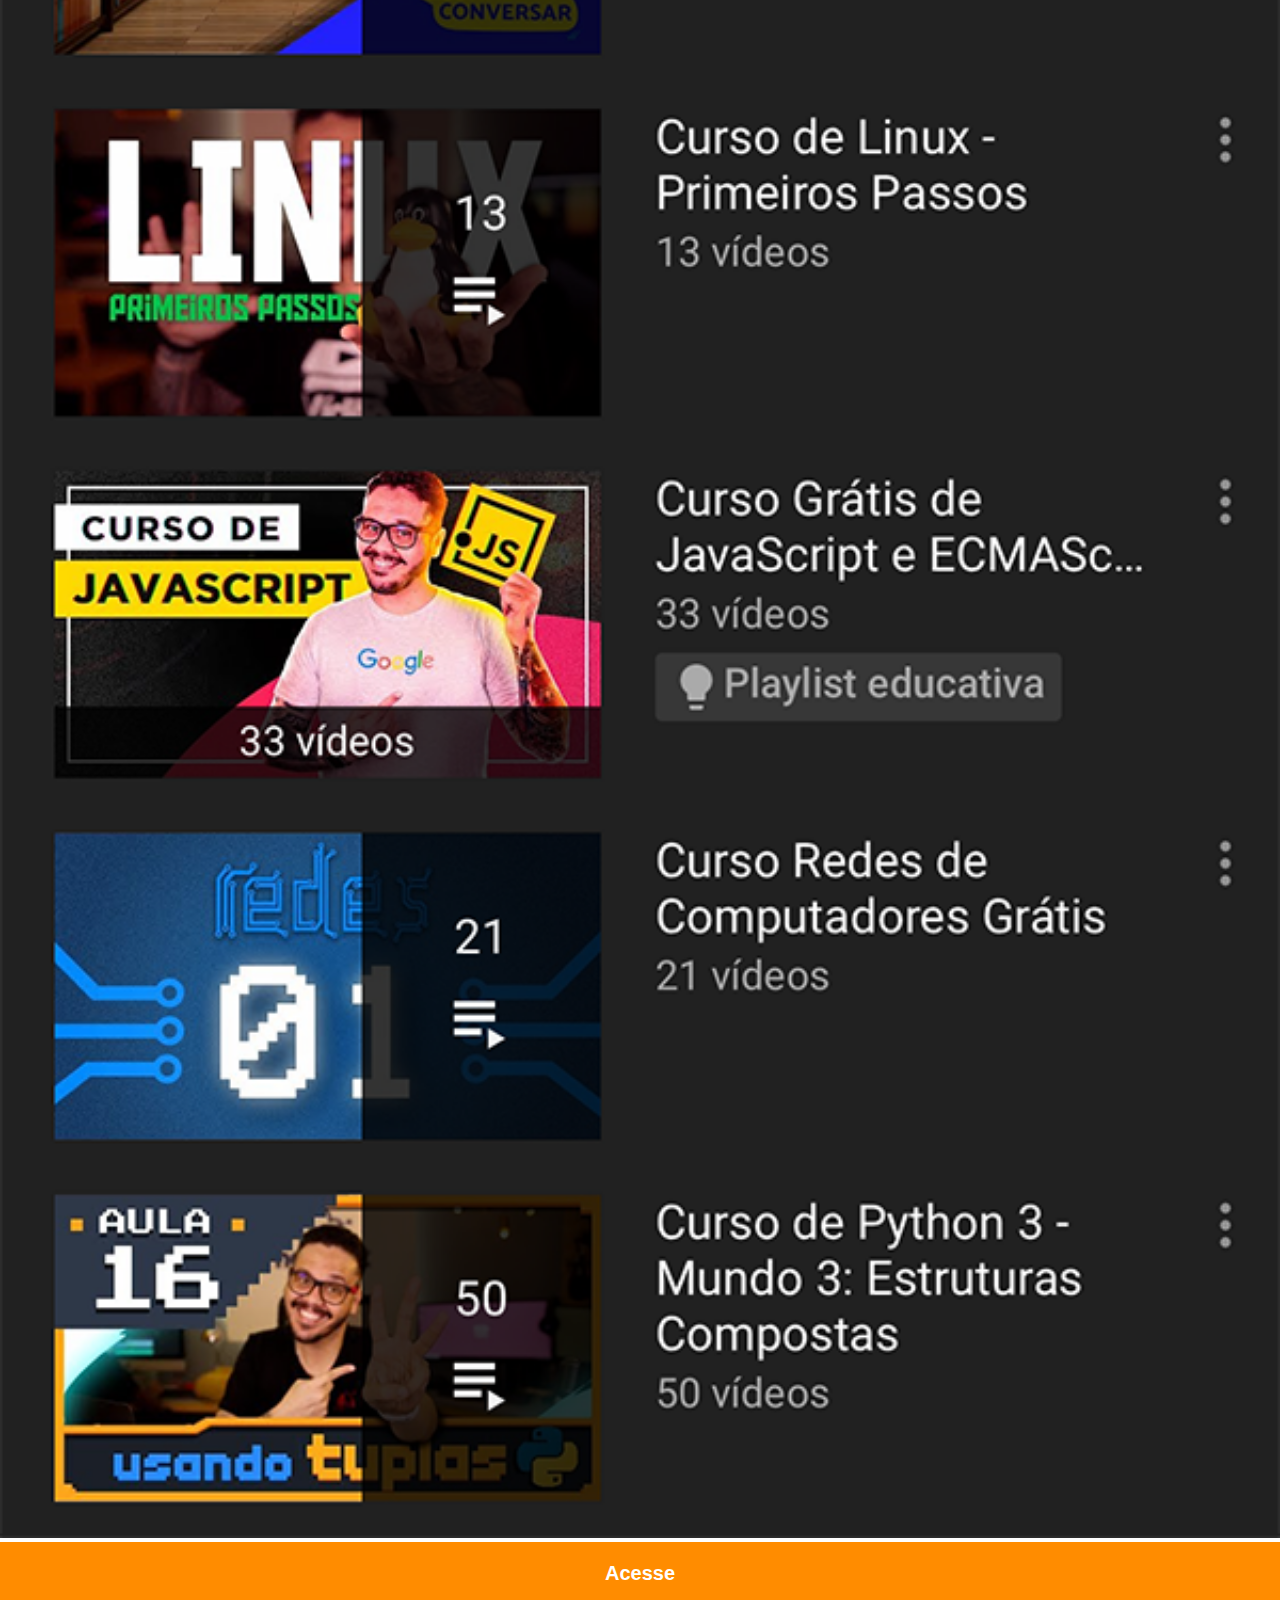
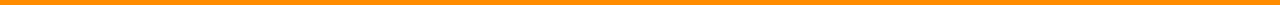
<file: youtube.html>
<!DOCTYPE html>
<html lang="pt-br">
<head>
    <meta charset="UTF-8">
    <meta http-equiv="X-UA-Compatible" content="IE=edge">
    <meta name="viewport" content="width=device-width, initial-scale=1.0">
    <link rel="stylesheet" href="estilos/social.css">
    <title>Youtube</title>
</head>
<body>
    <img src="imagens/tela-youtube.png" alt="Youtube">
    <a href="https://www.youtube.com/@CursoemVideo" target="_blank">Acesse</a>
</body>
</html>
</file>
<file: estilos/style.css>
@charset "UTF-8";

* {
    margin: 0px;
    padding: 0px;
    font-family: Arial, Helvetica, sans-serif;
}

html, body {
    height: 100vh;
    width: 100vw;
    background-color: black;
}

body {
    background: url('../imagens/fundo-madeira.jpg') no-repeat top center;
    background-size: cover;
    background-attachment: fixed;
}

main {
    height: 100vh;
    position: relative;
}

section#telefone {
    position: absolute;
    height: 627px;
    width: 311px;
    top: 50%;
    left: 50%;
    transform: translate(-50%, -50%);
    background-color: blue;
    background: url('../imagens/frame-iphone.png') no-repeat;
}

iframe#tela {
    position: relative;
    top: 80px;
    left: 21px;
    width: 267px;
    height: 471px;
}

section#redes-sociais {
    text-align: right;
}

section#redes-sociais img {
    width: 50px;
    margin: 10px;
    border-radius: 50%;
    box-shadow: 2px 2px 5px rgba(0, 0, 0, 0.521);
    box-sizing: border-box;
}

section#redes-sociais img:hover {
    transition: 0.5s, width 0.75s;
    width: 65px;
    border: 1px solid rgba(255, 255, 255, 0.664);
    transform: translate(-3px, -3px);
    box-shadow: 5px 5px 10px rgba(0, 0, 0, 0.705);
}

section#redes-sociais img:active {
    width: 60px;
}
</file>
<file: estilos/social.css>
@charset "UTF-8";

* {
    margin: 0px;
    padding: 0px;
    font-family: Arial, Helvetica, sans-serif;
}

::-webkit-scrollbar {
    width: 0px;
    height: 0px;
}

img {
    width: 100vw;
}

a {
    display: block;
    background-color: darkorange;
    padding: 20px;
    text-align: center;
    text-decoration: none;
    color: white;
    font-weight: bolder;
    font-size: 20px;
}

a:hover {
    background-color: rgb(255, 130, 0);
}
</file>
